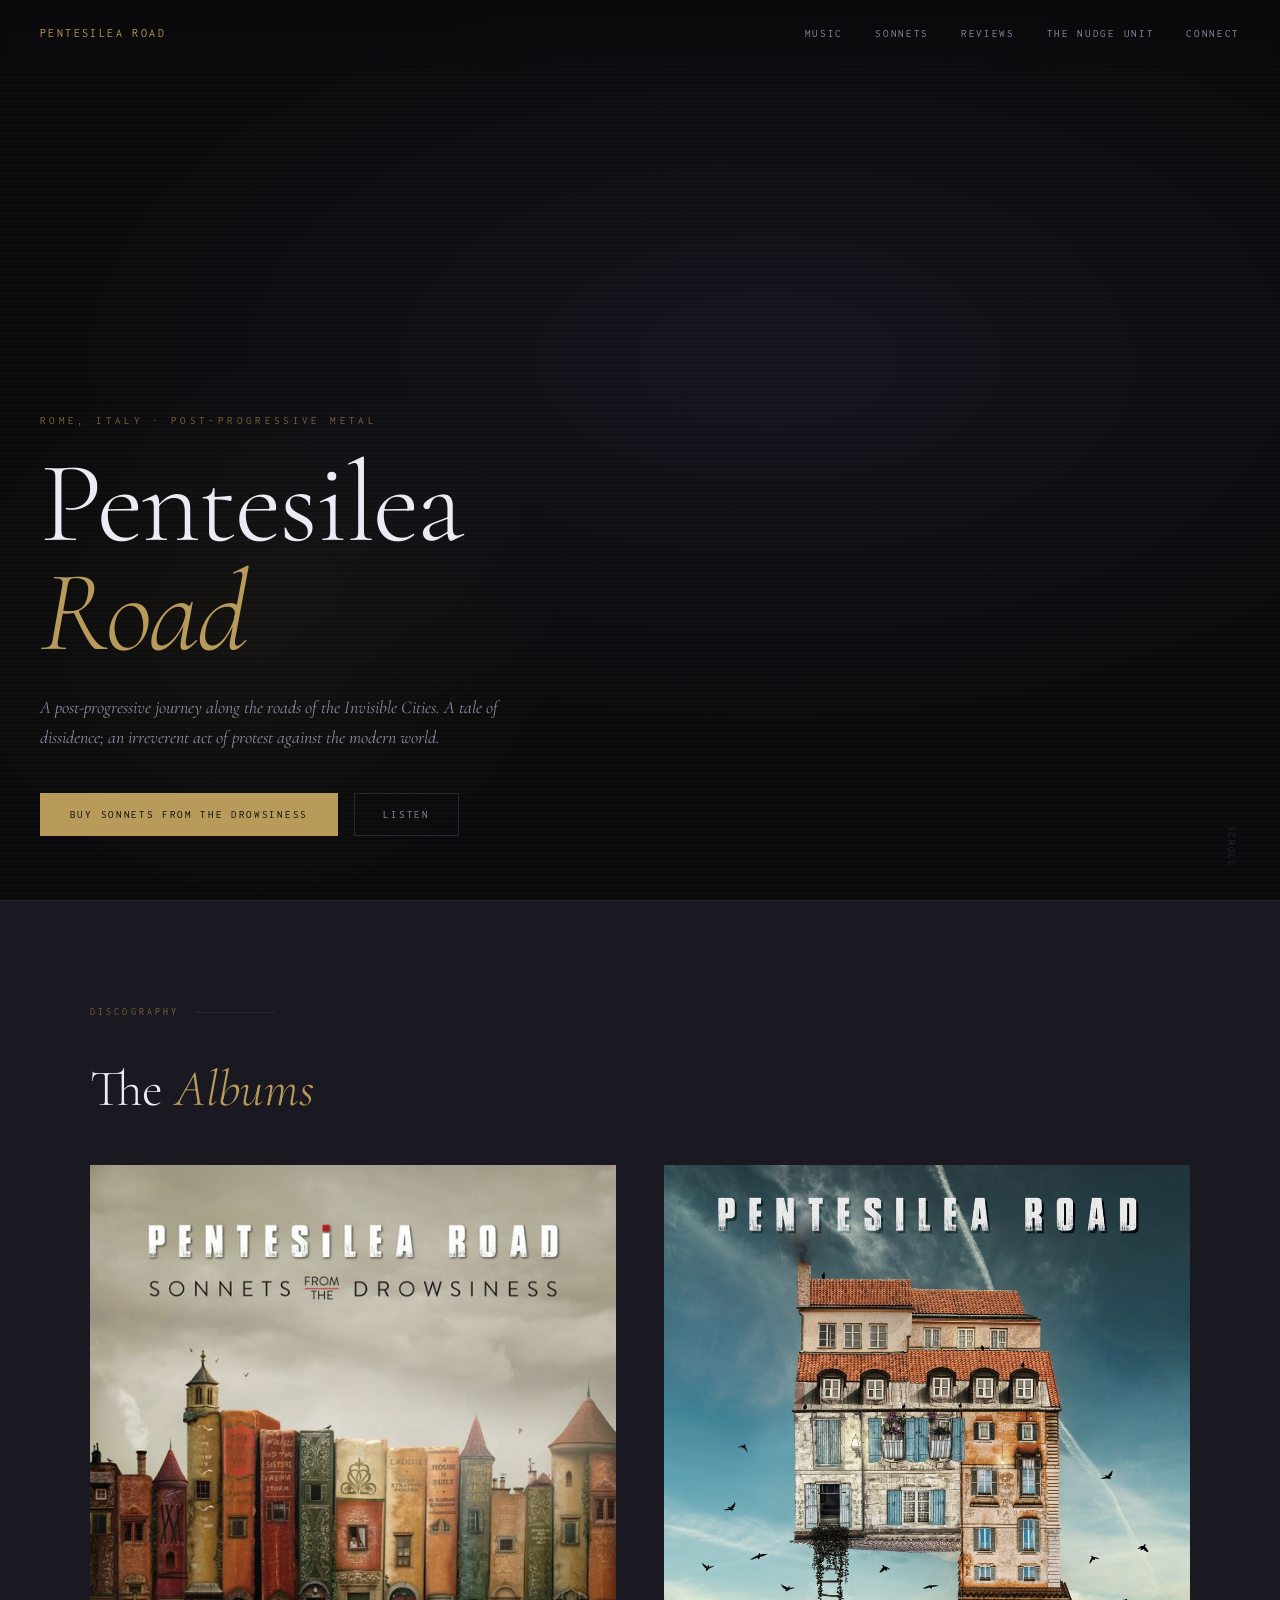
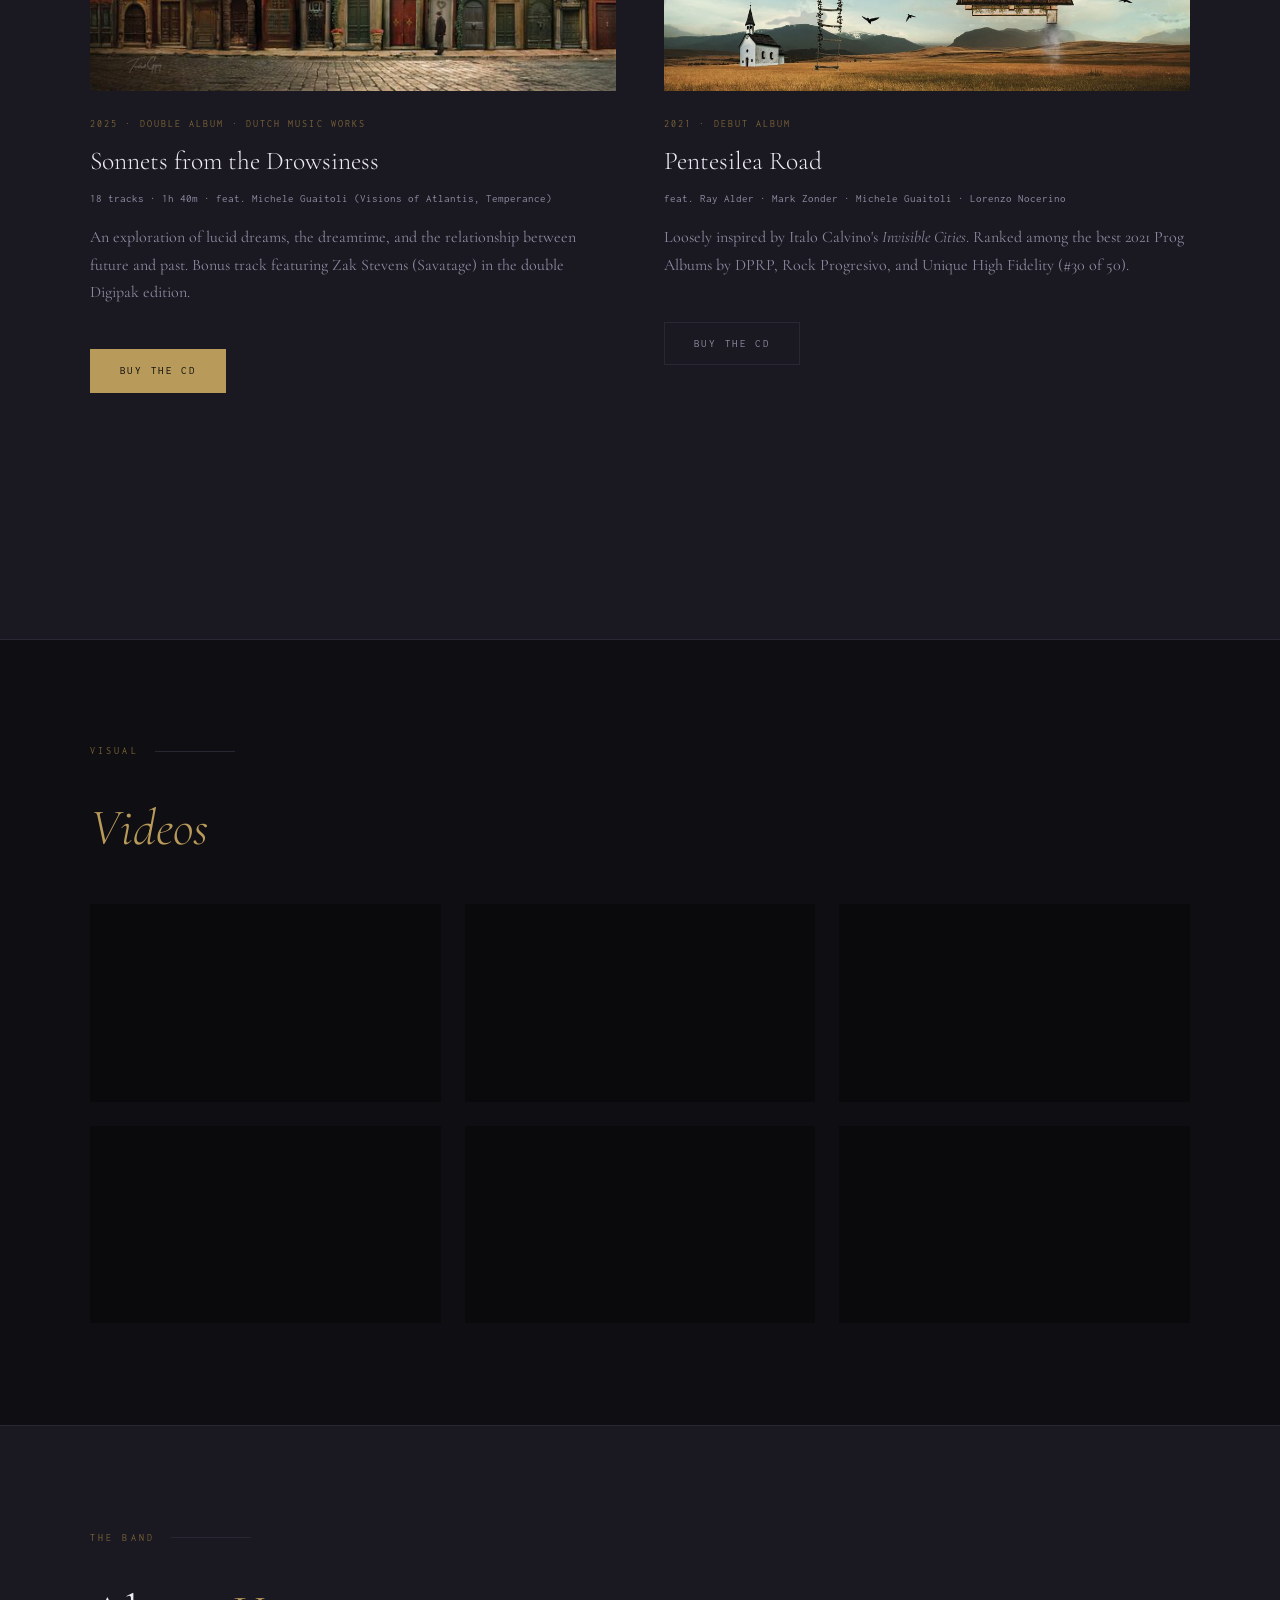
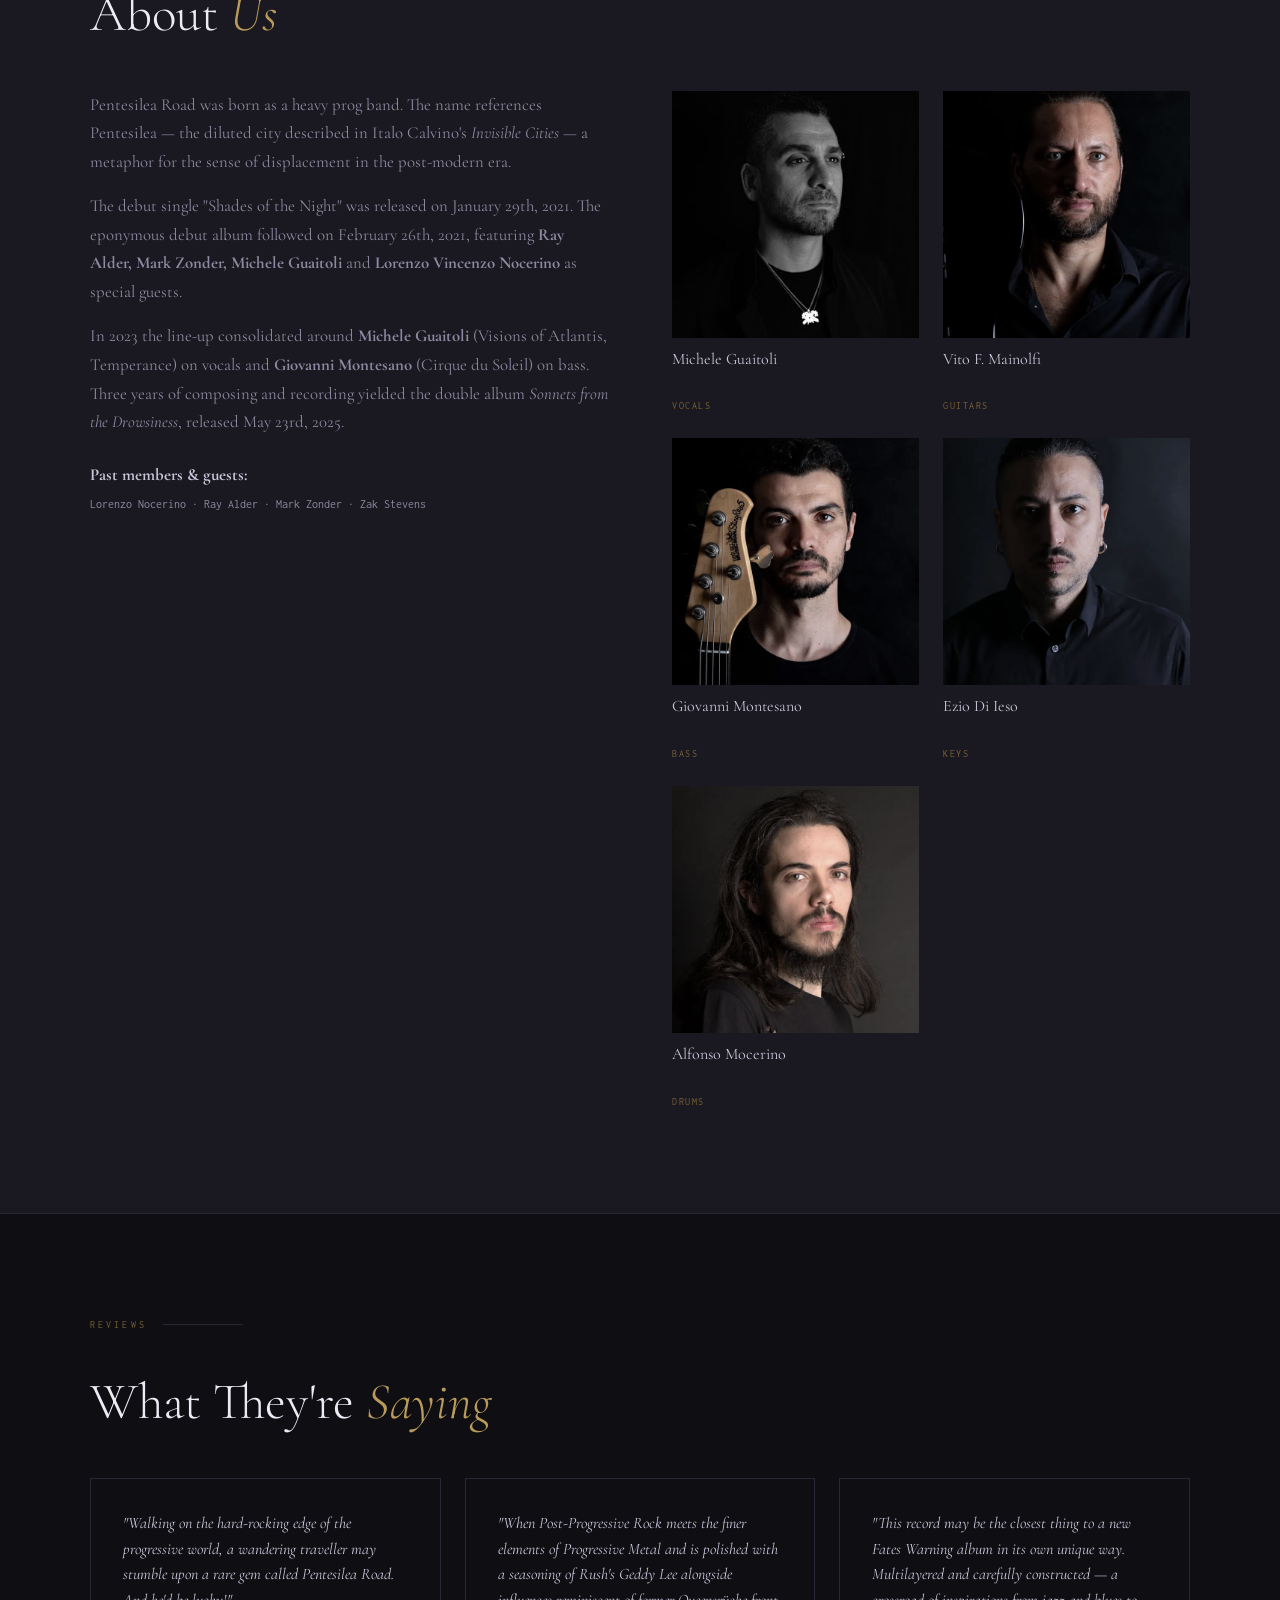
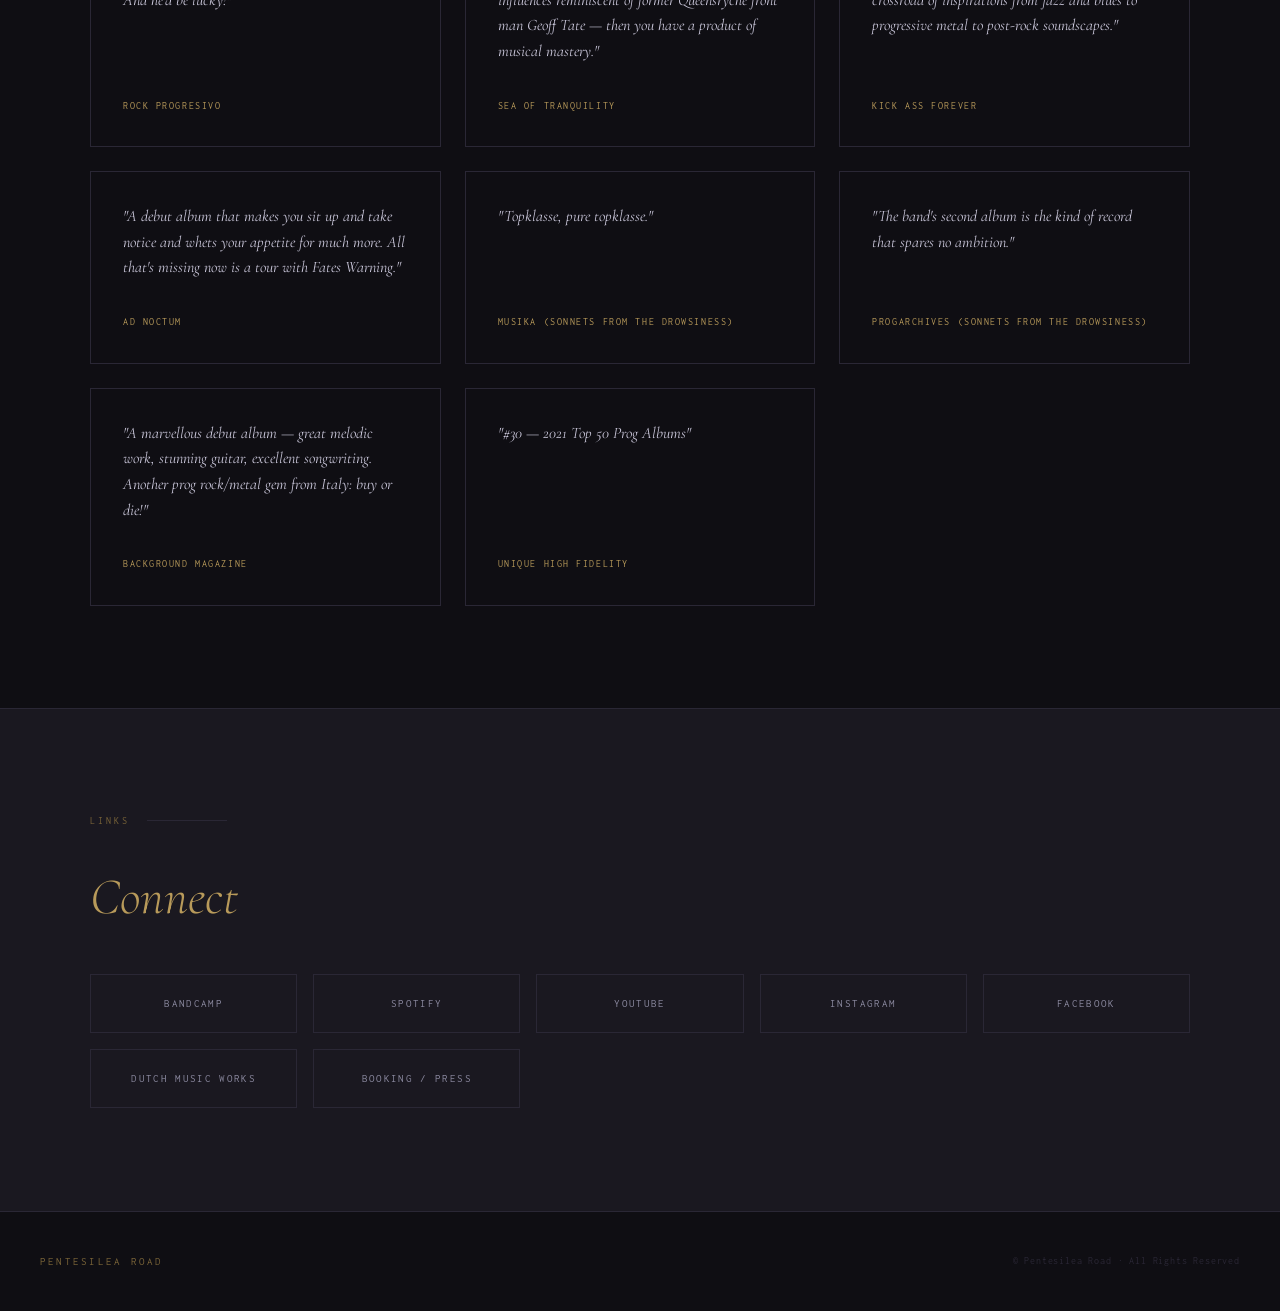
<file: index.html>
<!DOCTYPE html>

<html lang="en">
<head>
  <meta charset="UTF-8" />
  <meta name="viewport" content="width=device-width, initial-scale=1.0" />
  <meta name="description" content="Pentesilea Road — Post-progressive metal from Rome, Italy. A journey along the roads of the Invisible Cities." />
  <meta property="og:title" content="Pentesilea Road" />
  <meta property="og:description" content="A post-progressive journey along the roads of the Invisible Cities." />
  <title>Pentesilea Road</title>

  <link rel="preconnect" href="https://fonts.googleapis.com" />
  <link rel="preconnect" href="https://fonts.gstatic.com" crossorigin />
  <link href="https://fonts.googleapis.com/css2?family=Cormorant+Garamond:ital,wght@0,300;0,400;0,600;1,300;1,400&family=Inconsolata:wght@300;400&display=swap" rel="stylesheet" />

  <style>
    /* ── TOKENS ── test */
    :root {
      --ink:      #0a0a0c;
      --paper:    #0f0e13;
      --mist:     #1a1820;
      --ghost:    #2a2735;
      --silver:   #8c8aa0;
      --pale:     #c8c5d8;
      --white:    #edeaf5;
      --gold:     #b89a5a;
      --gold-dim: #7a6438;
      --accent:   #4a3f6b;

      --serif:  'Cormorant Garamond', Georgia, serif;
      --mono:   'Inconsolata', monospace;

      --gap: clamp(3rem, 8vw, 7rem);
    }

    /* ── RESET ── */
    *, *::before, *::after { box-sizing: border-box; margin: 0; padding: 0; }
    html { scroll-behavior: smooth; }
    body {
      background: var(--paper);
      color: var(--pale);
      font-family: var(--serif);
      font-size: clamp(1rem, 1.1vw, 1.15rem);
      line-height: 1.7;
      -webkit-font-smoothing: antialiased;
    }
    img { display: block; max-width: 100%; }
    a { color: var(--gold); text-decoration: none; transition: color .2s; }
    a:hover { color: var(--white); }

    /* ── NAV ── */
    nav {
      position: fixed; top: 0; left: 0; right: 0; z-index: 100;
      display: flex; align-items: center; justify-content: space-between;
      padding: 1.2rem 2.5rem;
      background: linear-gradient(to bottom, rgba(10,10,12,.95) 0%, transparent 100%);
      backdrop-filter: blur(4px);
    }
    .nav-logo {
      font-family: var(--mono);
      font-size: .75rem;
      letter-spacing: .2em;
      text-transform: uppercase;
      color: var(--gold);
    }
    .nav-links {
      display: flex; gap: 2rem; list-style: none;
    }
    .nav-links a {
      font-family: var(--mono);
      font-size: .7rem;
      letter-spacing: .15em;
      text-transform: uppercase;
      color: var(--silver);
    }
    .nav-links a:hover { color: var(--white); }

    /* ── HERO ── */
    #hero {
      min-height: 100svh;
      display: flex; flex-direction: column;
      justify-content: flex-end;
      padding: 0 2.5rem 4rem;
      position: relative;
      overflow: hidden;
    }
    .hero-bg {
      position: absolute; inset: 0;
      background:
        radial-gradient(ellipse 80% 60% at 60% 40%, rgba(74,63,107,.18) 0%, transparent 70%),
        radial-gradient(ellipse 40% 50% at 20% 70%, rgba(184,154,90,.06) 0%, transparent 60%),
        var(--ink);
    }
    /* Subtle animated shimmer */
    .hero-bg::after {
      content: '';
      position: absolute; inset: 0;
      background: repeating-linear-gradient(
        0deg,
        transparent,
        transparent 2px,
        rgba(255,255,255,.012) 2px,
        rgba(255,255,255,.012) 4px
      );
      pointer-events: none;
    }
    .hero-content { position: relative; max-width: 900px; }
    .hero-eyebrow {
      font-family: var(--mono);
      font-size: .7rem;
      letter-spacing: .3em;
      text-transform: uppercase;
      color: var(--gold-dim);
      margin-bottom: 1.2rem;
    }
    h1 {
      font-size: clamp(3.5rem, 9vw, 8rem);
      font-weight: 300;
      line-height: .95;
      letter-spacing: -.02em;
      color: var(--white);
      margin-bottom: 1.5rem;
    }
    h1 em {
      font-style: italic;
      color: var(--gold);
    }
    .hero-tagline {
      font-size: clamp(1rem, 1.4vw, 1.25rem);
      font-style: italic;
      color: var(--silver);
      max-width: 520px;
      margin-bottom: 2.5rem;
    }
    .hero-ctas { display: flex; gap: 1rem; flex-wrap: wrap; }
    .btn {
      display: inline-block;
      padding: .7rem 1.8rem;
      font-family: var(--mono);
      font-size: .7rem;
      letter-spacing: .15em;
      text-transform: uppercase;
      border: 1px solid;
      transition: background .2s, color .2s, border-color .2s;
    }
    .btn-primary {
      background: var(--gold);
      border-color: var(--gold);
      color: var(--ink);
    }
    .btn-primary:hover {
      background: var(--white);
      border-color: var(--white);
      color: var(--ink);
    }
    .btn-ghost {
      background: transparent;
      border-color: var(--ghost);
      color: var(--silver);
    }
    .btn-ghost:hover {
      border-color: var(--pale);
      color: var(--white);
    }
    .hero-scroll {
      position: absolute; bottom: 2rem; right: 2.5rem;
      font-family: var(--mono); font-size: .65rem;
      letter-spacing: .2em; text-transform: uppercase;
      color: var(--ghost);
      writing-mode: vertical-rl;
    }

    /* ── SECTIONS ── */
    section { padding: var(--gap) 2.5rem; }
    .section-inner { max-width: 1100px; margin: 0 auto; }
    .section-label {
      font-family: var(--mono);
      font-size: .65rem;
      letter-spacing: .3em;
      text-transform: uppercase;
      color: var(--gold-dim);
      margin-bottom: 2.5rem;
      display: flex; align-items: center; gap: 1rem;
    }
    .section-label::after {
      content: '';
      flex: 1; max-width: 80px;
      height: 1px;
      background: var(--ghost);
    }
    h2 {
      font-size: clamp(2rem, 4vw, 3.2rem);
      font-weight: 300;
      line-height: 1.1;
      color: var(--white);
      margin-bottom: 1.5rem;
    }
    h2 em { font-style: italic; color: var(--gold); }
    h3 {
      font-size: clamp(1.1rem, 1.6vw, 1.4rem);
      font-weight: 400;
      color: var(--pale);
      margin-bottom: .5rem;
    }
    p { color: var(--silver); margin-bottom: 1rem; }
    p:last-child { margin-bottom: 0; }

    /* divider */
    .divider {
      border: none;
      border-top: 1px solid var(--ghost);
      margin: 0;
    }

    /* ── ALBUMS ── */
    #music { background: var(--mist); }
    .albums-grid {
      display: grid;
      grid-template-columns: 1fr 1fr;
      gap: 3rem;
      margin-top: 3rem;
    }
    .album-card { display: flex; flex-direction: column; gap: 1.5rem; }
    .album-cover {
      aspect-ratio: 1;
      background: var(--ghost);
      overflow: hidden;
      position: relative;
    }
    .album-cover img { width: 100%; height: 100%; object-fit: cover; transition: transform .4s; }
    .album-card:hover .album-cover img { transform: scale(1.03); }
    .album-tag {
      font-family: var(--mono);
      font-size: .65rem;
      letter-spacing: .2em;
      text-transform: uppercase;
      color: var(--gold-dim);
      margin-bottom: .4rem;
    }
    .album-title {
      font-size: clamp(1.3rem, 2vw, 1.9rem);
      font-weight: 300;
      color: var(--white);
      margin-bottom: .4rem;
    }
    .album-meta { font-family: var(--mono); font-size: .7rem; color: var(--silver); margin-bottom: 1rem; }

    /* Bandcamp embeds */
    .bc-embed { width: 100%; border: 0; background: transparent; }

    /* ── VIDEOS ── */
    #videos { background: var(--paper); }
    .videos-grid {
      display: grid;
      grid-template-columns: repeat(auto-fill, minmax(300px, 1fr));
      gap: 1.5rem;
      margin-top: 3rem;
    }
    .video-wrap {
      position: relative;
      padding-bottom: 56.25%;
      background: var(--ink);
    }
    .video-wrap iframe {
      position: absolute; inset: 0;
      width: 100%; height: 100%;
      border: 0;
    }

    /* ── ABOUT ── */
    #about { background: var(--mist); }
    .about-grid {
      display: grid;
      grid-template-columns: 1fr 1fr;
      gap: 4rem;
      align-items: start;
      margin-top: 3rem;
    }
    .about-text p { font-size: 1.05rem; }
    .members-grid {
      display: grid;
      grid-template-columns: 1fr 1fr;
      gap: 1.5rem;
    }
    .member { display: flex; flex-direction: column; gap: .5rem; }
    .member-photo {
      aspect-ratio: 1;
      background: var(--ghost);
      overflow: hidden;
    }
    .member-photo img { width: 100%; height: 100%; object-fit: cover; filter: grayscale(30%); transition: filter .3s; }
    .member:hover .member-photo img { filter: grayscale(0%); }
    .member-name {
      font-size: 1rem;
      font-weight: 400;
      color: var(--pale);
    }
    .member-role {
      font-family: var(--mono);
      font-size: .65rem;
      letter-spacing: .15em;
      text-transform: uppercase;
      color: var(--gold-dim);
    }

    /* ── PRESS ── */
    #press { background: var(--paper); }
    .reviews-grid {
      display: grid;
      grid-template-columns: repeat(auto-fill, minmax(320px, 1fr));
      gap: 1.5rem;
      margin-top: 3rem;
    }
    .review-card {
      border: 1px solid var(--ghost);
      padding: 2rem;
      display: flex;
      flex-direction: column;
      gap: 1rem;
      transition: border-color .2s;
    }
    .review-card:hover { border-color: var(--accent); }
    .review-quote {
      font-style: italic;
      color: var(--pale);
      font-size: 1rem;
      line-height: 1.6;
      flex: 1;
    }
    .review-source {
      font-family: var(--mono);
      font-size: .65rem;
      letter-spacing: .15em;
      text-transform: uppercase;
      color: var(--gold-dim);
    }

    /* ── LINKS / CONNECT ── */
    #connect { background: var(--mist); }
    .connect-grid {
      display: grid;
      grid-template-columns: repeat(auto-fill, minmax(180px, 1fr));
      gap: 1rem;
      margin-top: 3rem;
    }
    .connect-link {
      display: flex;
      align-items: center;
      justify-content: center;
      padding: 1.2rem;
      border: 1px solid var(--ghost);
      font-family: var(--mono);
      font-size: .7rem;
      letter-spacing: .12em;
      text-transform: uppercase;
      color: var(--silver);
      transition: border-color .2s, color .2s, background .2s;
      text-align: center;
    }
    .connect-link:hover {
      border-color: var(--gold-dim);
      color: var(--gold);
      background: rgba(184,154,90,.05);
    }

    /* ── FOOTER ── */
    footer {
      padding: 2.5rem;
      display: flex;
      align-items: center;
      justify-content: space-between;
      flex-wrap: wrap;
      gap: 1rem;
      border-top: 1px solid var(--ghost);
    }
    .footer-logo {
      font-family: var(--mono);
      font-size: .7rem;
      letter-spacing: .2em;
      text-transform: uppercase;
      color: var(--gold-dim);
    }
    .footer-note {
      font-family: var(--mono);
      font-size: .65rem;
      color: var(--ghost);
      letter-spacing: .08em;
    }

    /* ── RESPONSIVE ── */
    @media (max-width: 768px) {
      nav { padding: 1rem 1.2rem; }
      .nav-links { display: none; }
      section { padding: var(--gap) 1.2rem; }
      h1 { font-size: clamp(2.8rem, 12vw, 5rem); }
      .albums-grid { grid-template-columns: 1fr; }
      .about-grid { grid-template-columns: 1fr; }
      .members-grid { grid-template-columns: 1fr 1fr; }
      footer { flex-direction: column; align-items: flex-start; }
    }

    @media (prefers-reduced-motion: reduce) {
      * { transition: none !important; }
    }
  </style>
</head>
<body>

  <!-- NAV -->
  <nav>
    <span class="nav-logo">Pentesilea Road</span>
    <ul class="nav-links">
      <li><a href="#music">Music</a></li>
      <li><a href="sonnets.html">Sonnets</a></li>
      <li><a href="reviews.html">Reviews</a></li>
      <li><a href="nudge.html">The Nudge Unit</a></li>
      <li><a href="#connect">Connect</a></li>
    </ul>
  </nav>

  <!-- HERO -->
  <section id="hero">
    <div class="hero-bg"></div>
    <div class="hero-content">
      <p class="hero-eyebrow">Rome, Italy · Post-Progressive Metal</p>
      <h1>Pentesilea<br /><em>Road</em></h1>
      <p class="hero-tagline">A post-progressive journey along the roads of the Invisible Cities. A tale of dissidence; an irreverent act of protest against the modern world.</p>
      <div class="hero-ctas">
        <a href="https://tinyurl.com/23d5h2vu" class="btn btn-primary" target="_blank" rel="noopener">Buy Sonnets from the Drowsiness</a>
        <a href="#music" class="btn btn-ghost">Listen</a>
      </div>
    </div>
    <span class="hero-scroll">Scroll</span>
  </section>

  <hr class="divider" />

  <!-- MUSIC -->
  <section id="music">
    <div class="section-inner">
      <p class="section-label">Discography</p>
      <h2>The <em>Albums</em></h2>

      <div class="albums-grid">

        <!-- Album 2 -->
        <div class="album-card">
          <div class="album-cover">
            <img
              src="images/meta_eyJzcmNCdWNrZXQiOiJiemdsZmlsZXMifQ%3D%3D.jpg"
              alt="Sonnets from the Drowsiness album cover"
              loading="lazy"
            />
          </div>
          <div>
            <p class="album-tag">2025 · Double Album · Dutch Music Works</p>
            <p class="album-title">Sonnets from the Drowsiness</p>
            <p class="album-meta">18 tracks · 1h 40m · feat. Michele Guaitoli (Visions of Atlantis, Temperance)</p>
            <p>An exploration of lucid dreams, the dreamtime, and the relationship between future and past. Bonus track featuring Zak Stevens (Savatage) in the double Digipak edition.</p>
            <br />
            <a href="https://tinyurl.com/23d5h2vu" class="btn btn-primary" target="_blank" rel="noopener">Buy the CD</a>
          </div>
          <!-- Bandcamp embed – Sonnets from the Drowsiness -->
          <iframe class="bc-embed" style="height:120px;"
            src="https://bandcamp.com/EmbeddedPlayer/album=3432744197/size=large/bgcol=0f0e13/linkcol=b89a5a/tracklist=false/artwork=none/transparent=true/"
            seamless>
            <a href="https://pentesilearoad.bandcamp.com/album/sonnets-from-the-drowsiness">Sonnets from the Drowsiness by Pentesilea Road</a>
          </iframe>
        </div>

        <!-- Album 1 -->
        <div class="album-card">
          <div class="album-cover">
            <img
              src="images/cover-debut.jpg"
              alt="Pentesilea Road debut album cover"
              loading="lazy"
            />
          </div>
          <div>
            <p class="album-tag">2021 · Debut Album</p>
            <p class="album-title">Pentesilea Road</p>
            <p class="album-meta">feat. Ray Alder · Mark Zonder · Michele Guaitoli · Lorenzo Nocerino</p>
            <p>Loosely inspired by Italo Calvino's <em>Invisible Cities</em>. Ranked among the best 2021 Prog Albums by DPRP, Rock Progresivo, and Unique High Fidelity (#30 of 50).</p>
            <br />
            <a href="https://tinyurl.com/sk8wsvej" class="btn btn-ghost" target="_blank" rel="noopener">Buy the CD</a>
          </div>
          <!-- Bandcamp embed – debut -->
          <iframe class="bc-embed" style="height:120px;"
            src="https://bandcamp.com/EmbeddedPlayer/album=2690175600/size=large/bgcol=0f0e13/linkcol=b89a5a/tracklist=false/artwork=none/transparent=true/"
            seamless>
            <a href="https://pentesilearoad.bandcamp.com/album/pentesilea-road-2">Pentesilea Road by Pentesilea Road</a>
          </iframe>
        </div>

      </div>
    </div>
  </section>

  <hr class="divider" />

  <!-- VIDEOS -->
  <section id="videos">
    <div class="section-inner">
      <p class="section-label">Visual</p>
      <h2><em>Videos</em></h2>
      <div class="videos-grid">
        <div class="video-wrap">
          <iframe src="https://www.youtube.com/embed/WJPYVXyst-4" title="Echo of Silence" allowfullscreen loading="lazy"></iframe>
        </div>
        <div class="video-wrap">
          <iframe src="https://www.youtube.com/embed/Q58lrtntFLg" title="The Geometry of Nothing" allowfullscreen loading="lazy"></iframe>
        </div>
        <div class="video-wrap">
          <iframe src="https://www.youtube.com/embed/pPWHBMdlcDg" title="Worlds Apart" allowfullscreen loading="lazy"></iframe>
        </div>
        <div class="video-wrap">
          <iframe src="https://www.youtube.com/embed/VOG1pY7KmU4" title="Pentesilea Road video" allowfullscreen loading="lazy"></iframe>
        </div>
        <div class="video-wrap">
          <iframe src="https://www.youtube.com/embed/o7Qin9us2KM" title="Pentesilea Road video 2" allowfullscreen loading="lazy"></iframe>
        </div>
        <div class="video-wrap">
          <iframe src="https://www.youtube.com/embed/seHGbrCImj4" title="Pentesilea Road video 3" allowfullscreen loading="lazy"></iframe>
        </div>
      </div>
    </div>
  </section>

  <hr class="divider" />

  <!-- ABOUT -->
  <section id="about">
    <div class="section-inner">
      <p class="section-label">The Band</p>
      <h2>About <em>Us</em></h2>
      <div class="about-grid">
        <div class="about-text">
          <p>Pentesilea Road was born as a heavy prog band. The name references Pentesilea — the diluted city described in Italo Calvino's <em>Invisible Cities</em> — a metaphor for the sense of displacement in the post-modern era.</p>
          <p>The debut single "Shades of the Night" was released on January 29th, 2021. The eponymous debut album followed on February 26th, 2021, featuring <strong>Ray Alder, Mark Zonder, Michele Guaitoli</strong> and <strong>Lorenzo Vincenzo Nocerino</strong> as special guests.</p>
          <p>In 2023 the line-up consolidated around <strong>Michele Guaitoli</strong> (Visions of Atlantis, Temperance) on vocals and <strong>Giovanni Montesano</strong> (Cirque du Soleil) on bass. Three years of composing and recording yielded the double album <em>Sonnets from the Drowsiness</em>, released May 23rd, 2025.</p>
          <p style="margin-top:1.5rem;">
            <strong style="color:var(--pale);">Past members &amp; guests:</strong><br />
            <span style="font-family:var(--mono);font-size:.75rem;color:var(--silver);">Lorenzo Nocerino · Ray Alder · Mark Zonder · Zak Stevens</span>
          </p>
        </div>
        <div class="members-grid">
          <div class="member">
            <div class="member-photo">
              <img src="images/michele.jpg" alt="Michele Guaitoli" loading="lazy" />
            </div>
            <p class="member-name">Michele Guaitoli</p>
            <p class="member-role">Vocals</p>
          </div>
          <div class="member">
            <div class="member-photo">
              <img src="images/vito.jpg" alt="Vito F. Mainolfi" loading="lazy" />
            </div>
            <p class="member-name">Vito F. Mainolfi</p>
            <p class="member-role">Guitars</p>
          </div>
          <div class="member">
            <div class="member-photo">
              <img src="images/giovanni.jpg" alt="Giovanni Montesano" loading="lazy" />
            </div>
            <p class="member-name">Giovanni Montesano</p>
            <p class="member-role">Bass</p>
          </div>
          <div class="member">
            <div class="member-photo">
              <img src="images/ezio.jpg" alt="Ezio Di Ieso" loading="lazy" />
            </div>
            <p class="member-name">Ezio Di Ieso</p>
            <p class="member-role">Keys</p>
          </div>
          <div class="member">
            <div class="member-photo">
              <img src="images/alfonso.jpg" alt="Alfonso Mocerino" loading="lazy" />
            </div>
            <p class="member-name">Alfonso Mocerino</p>
            <p class="member-role">Drums</p>
          </div>
        </div>
      </div>
    </div>
  </section>

  <hr class="divider" />

  <!-- PRESS -->
  <section id="press">
    <div class="section-inner">
      <p class="section-label">Reviews</p>
      <h2>What They're <em>Saying</em></h2>
      <div class="reviews-grid">

        <div class="review-card">
          <p class="review-quote">"Walking on the hard-rocking edge of the progressive world, a wandering traveller may stumble upon a rare gem called Pentesilea Road. And he'd be lucky!"</p>
          <p class="review-source"><a href="https://www.musicarockprogresivo.wordpress.com/2021/11/30/pentesilea-road-pentesilea-road-album-review/" target="_blank" rel="noopener">Rock Progresivo</a></p>
        </div>

        <div class="review-card">
          <p class="review-quote">"When Post-Progressive Rock meets the finer elements of Progressive Metal and is polished with a seasoning of Rush's Geddy Lee alongside influences reminiscent of former Queensrÿche front man Geoff Tate — then you have a product of musical mastery."</p>
          <p class="review-source"><a href="https://www.seaoftranquility.org/reviews.php?op=showcontent&id=22905" target="_blank" rel="noopener">Sea of Tranquility</a></p>
        </div>

        <div class="review-card">
          <p class="review-quote">"This record may be the closest thing to a new Fates Warning album in its own unique way. Multilayered and carefully constructed — a crossroad of inspirations from jazz and blues to progressive metal to post-rock soundscapes."</p>
          <p class="review-source"><a href="https://kickassforever.com" target="_blank" rel="noopener">Kick Ass Forever</a></p>
        </div>

        <div class="review-card">
          <p class="review-quote">"A debut album that makes you sit up and take notice and whets your appetite for much more. All that's missing now is a tour with Fates Warning."</p>
          <p class="review-source"><a href="http://www.adnoctum.de" target="_blank" rel="noopener">Ad Noctum</a></p>
        </div>

        <div class="review-card">
          <p class="review-quote">"Topklasse, pure topklasse."</p>
          <p class="review-source"><a href="https://www.musika.be/2025/12/08/pentesilea-road-sonnets-from-the-drowsiness/" target="_blank" rel="noopener">Musika (Sonnets from the Drowsiness)</a></p>
        </div>

        <div class="review-card">
          <p class="review-quote">"The band's second album is the kind of record that spares no ambition."</p>
          <p class="review-source"><a href="https://www.progarchives.com/Review.asp?id=3221754" target="_blank" rel="noopener">Progarchives (Sonnets from the Drowsiness)</a></p>
        </div>

        <div class="review-card">
          <p class="review-quote">"A marvellous debut album — great melodic work, stunning guitar, excellent songwriting. Another prog rock/metal gem from Italy: buy or die!"</p>
          <p class="review-source"><a href="https://www.backgroundmagazine.nl/CDreviews/PentesileaRoadPentesileaRoad.html" target="_blank" rel="noopener">Background Magazine</a></p>
        </div>

        <div class="review-card">
          <p class="review-quote">"#30 — 2021 Top 50 Prog Albums"</p>
          <p class="review-source"><a href="https://uniquehighfidelity.wixsite.com/denimandleather/post/2021-top-50-prog-albums" target="_blank" rel="noopener">Unique High Fidelity</a></p>
        </div>

      </div>
    </div>
  </section>

  <hr class="divider" />

  <!-- CONNECT -->
  <section id="connect">
    <div class="section-inner">
      <p class="section-label">Links</p>
      <h2><em>Connect</em></h2>
      <div class="connect-grid">
        <a class="connect-link" href="https://pentesilearoad.bandcamp.com/" target="_blank" rel="noopener">Bandcamp</a>
        <a class="connect-link" href="https://open.spotify.com/artist/2dfuaABjoufPDGwPHAp090" target="_blank" rel="noopener">Spotify</a>
        <a class="connect-link" href="https://www.youtube.com/channel/UCKeoz8TsveQC6MOzQPysoKA" target="_blank" rel="noopener">YouTube</a>
        <a class="connect-link" href="https://instagram.com/pentesilearoad/" target="_blank" rel="noopener">Instagram</a>
        <a class="connect-link" href="https://www.facebook.com/pentesilearoad" target="_blank" rel="noopener">Facebook</a>
        <a class="connect-link" href="https://store.dutchmusicworks.com/product/pentesilea-road-sonnets-from-the-drowsiness-2cd" target="_blank" rel="noopener">Dutch Music Works</a>
        <a class="connect-link" href="mailto:info@pentesilearoad.com">Booking / Press</a>
      </div>
    </div>
  </section>

  <!-- FOOTER -->
  <footer>
    <span class="footer-logo">Pentesilea Road</span>
    <span class="footer-note">© Pentesilea Road · All Rights Reserved</span>
  </footer>

</body>
</html>
</file>
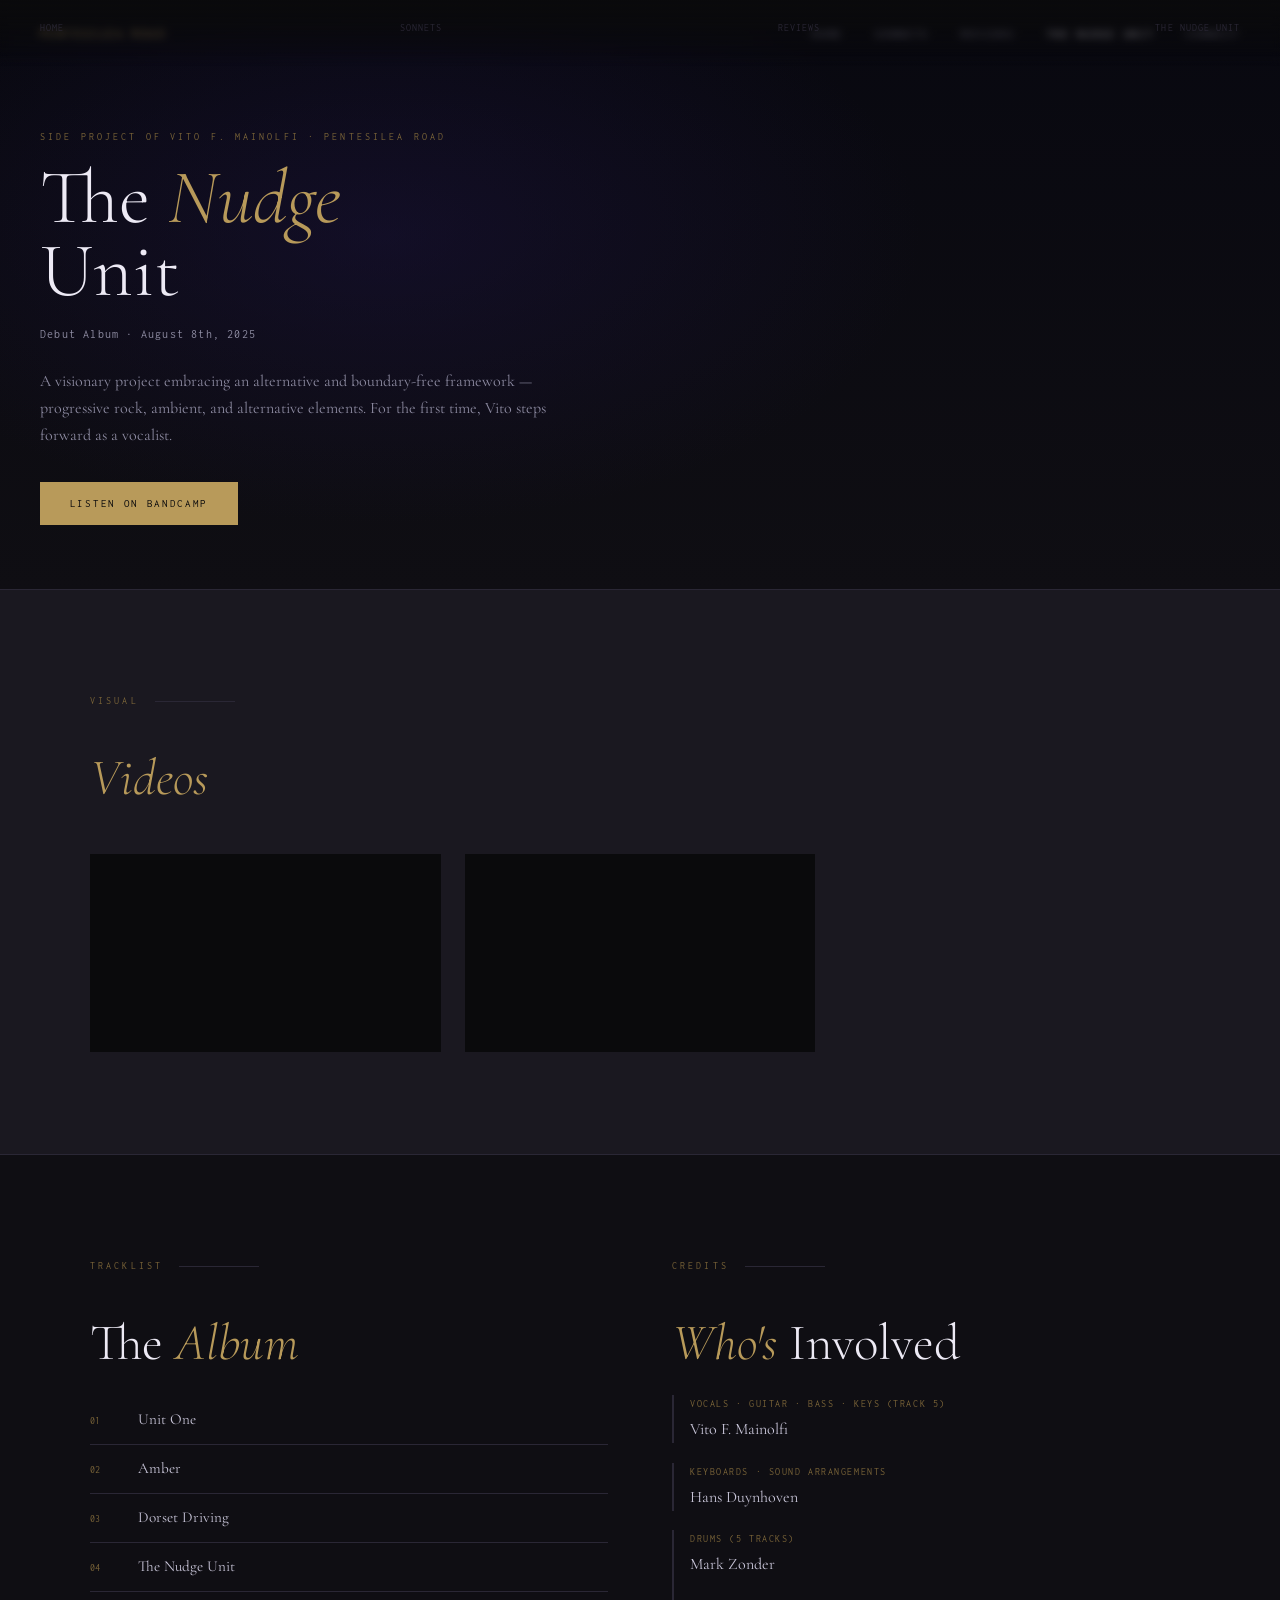
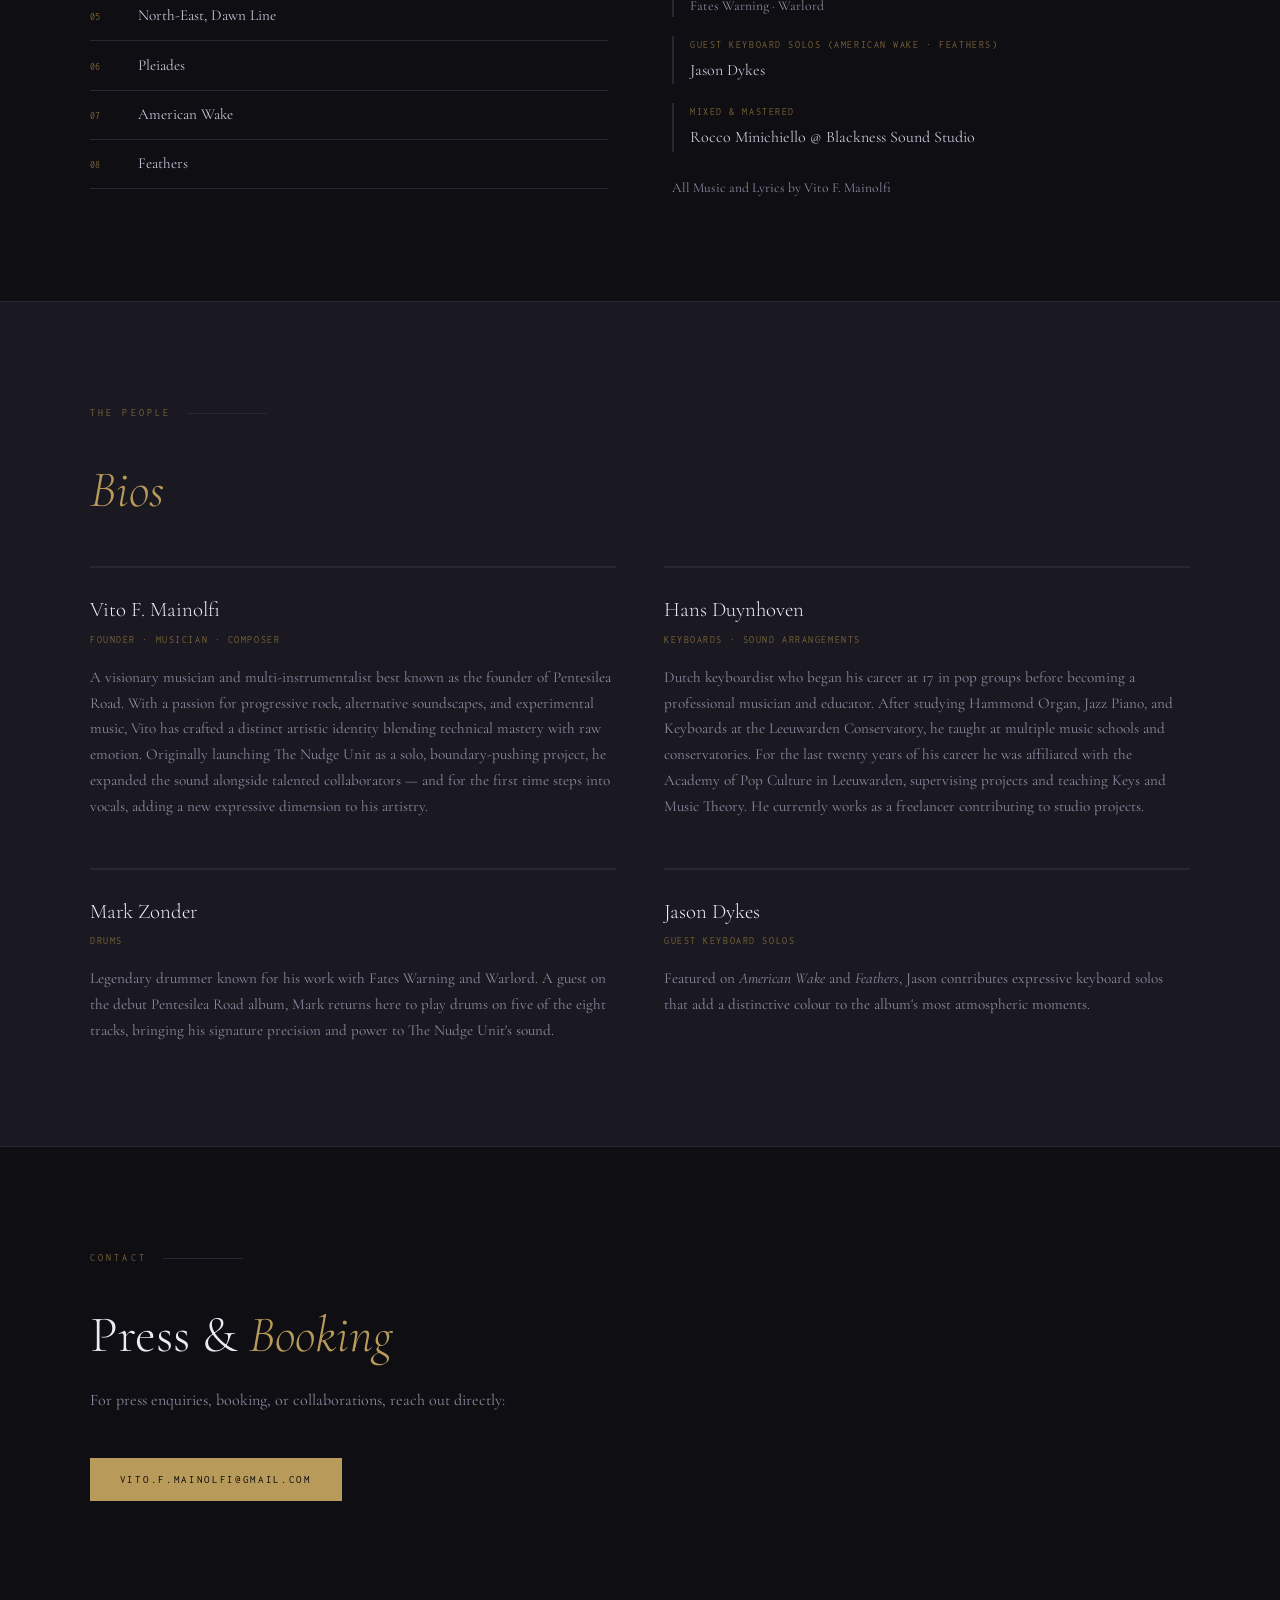
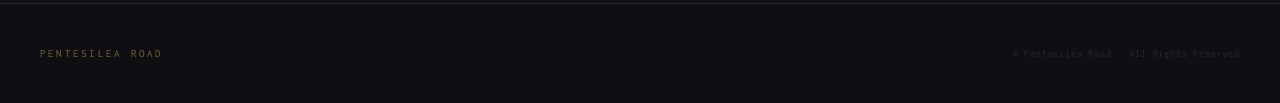
<file: nudge.html>
<!DOCTYPE html>
<html lang="en">
<head>
  <meta charset="UTF-8" />
  <meta name="viewport" content="width=device-width, initial-scale=1.0" />
  <meta name="description" content="The Nudge Unit — the side project of Vito F. Mainolfi (Pentesilea Road), featuring Mark Zonder and Hans Duynhoven." />
  <title>Pentesilea Road — The Nudge Unit</title>
  <link rel="preconnect" href="https://fonts.googleapis.com" />
  <link rel="preconnect" href="https://fonts.gstatic.com" crossorigin />
  <link href="https://fonts.googleapis.com/css2?family=Cormorant+Garamond:ital,wght@0,300;0,400;0,600;1,300;1,400&family=Inconsolata:wght@300;400&display=swap" rel="stylesheet" />
  <link rel="stylesheet" href="style.css" />
  <style>
    .tnu-hero {
      min-height: 60vh; display: flex; align-items: flex-end;
      padding: 8rem 2.5rem 4rem;
      background: linear-gradient(to bottom, #080810 0%, var(--paper) 100%);
      position: relative; overflow: hidden;
    }
    .tnu-hero-bg {
      position: absolute; inset: 0;
      background: radial-gradient(ellipse 60% 70% at 30% 40%, rgba(30,20,70,.4) 0%, transparent 70%);
    }
    .tnu-hero-content { position: relative; max-width: 700px; }
    .tnu-eyebrow { font-family: var(--mono); font-size: .65rem; letter-spacing: .3em; text-transform: uppercase; color: var(--gold-dim); margin-bottom: 1rem; }
    .tnu-title { font-size: clamp(2.5rem, 6vw, 5.5rem); font-weight: 300; line-height: .95; color: var(--white); margin-bottom: 1rem; }
    .tnu-title em { font-style: italic; color: var(--gold); }
    .tnu-sub { font-family: var(--mono); font-size: .75rem; color: var(--silver); margin-bottom: 1.5rem; letter-spacing: .1em; }

    /* tracklist reuse */
    .tracklist { counter-reset: track; list-style: none; margin-top: 1.5rem; }
    .tracklist li {
      counter-increment: track;
      display: flex; align-items: baseline; gap: 1rem;
      padding: .7rem 0; border-bottom: 1px solid var(--ghost);
      font-size: .95rem; color: var(--pale); transition: color .2s;
    }
    .tracklist li:hover { color: var(--white); }
    .tracklist li::before {
      content: counter(track, decimal-leading-zero);
      font-family: var(--mono); font-size: .65rem;
      color: var(--gold-dim); min-width: 2rem; flex-shrink: 0;
    }

    /* member bios */
    .bio-grid { display: grid; grid-template-columns: 1fr 1fr; gap: 3rem; margin-top: 3rem; }
    .bio-card { border-top: 2px solid var(--ghost); padding-top: 1.5rem; }
    .bio-name { font-size: 1.3rem; font-weight: 300; color: var(--white); margin-bottom: .2rem; }
    .bio-role { font-family: var(--mono); font-size: .65rem; letter-spacing: .15em; text-transform: uppercase; color: var(--gold-dim); margin-bottom: 1rem; }
    .bio-text { font-size: .95rem; color: var(--silver); }

    @media (max-width: 768px) {
      .bio-grid { grid-template-columns: 1fr; }
    }
  </style>
</head>
<body>

  <nav>
    <a class="nav-logo" href="index.html">Pentesilea Road</a>
    <ul class="nav-links">
      <li><a href="index.html">Home</a></li>
      <li><a href="sonnets.html">Sonnets</a></li>
      <li><a href="reviews.html">Reviews</a></li>
      <li><a href="nudge.html" class="active">The Nudge Unit</a></li>
      <li><a href="index.html#connect">Connect</a></li>
    </ul>
  </nav>

  <!-- HERO -->
  <div class="tnu-hero">
    <div class="tnu-hero-bg"></div>
    <div class="tnu-hero-content">
      <p class="tnu-eyebrow">Side Project of Vito F. Mainolfi · Pentesilea Road</p>
      <h1 class="tnu-title">The <em>Nudge</em><br />Unit</h1>
      <p class="tnu-sub">Debut Album · August 8th, 2025</p>
      <p style="color:var(--silver);max-width:520px;margin-bottom:2rem;">A visionary project embracing an alternative and boundary-free framework — progressive rock, ambient, and alternative elements. For the first time, Vito steps forward as a vocalist.</p>
      <a href="https://pentesilearoad.bandcamp.com" class="btn btn-primary" target="_blank" rel="noopener">Listen on Bandcamp</a>
    </div>
  </div>

  <hr class="divider" />

  <!-- VIDEOS -->
  <section style="background: var(--mist);">
    <div class="section-inner">
      <p class="section-label">Visual</p>
      <h2><em>Videos</em></h2>
      <div class="videos-grid">
        <div class="video-wrap">
          <iframe src="https://www.youtube.com/embed/tVxrNDfHrLU" title="The Nudge Unit" allowfullscreen loading="lazy"></iframe>
        </div>
        <div class="video-wrap">
          <iframe src="https://www.youtube.com/embed/j-wUkahgnoQ" title="The Nudge Unit video 2" allowfullscreen loading="lazy"></iframe>
        </div>
      </div>
    </div>
  </section>

  <hr class="divider" />

  <!-- TRACKLIST + CREDITS -->
  <section>
    <div class="section-inner" style="display:grid;grid-template-columns:1fr 1fr;gap:4rem;align-items:start;">
      <div>
        <p class="section-label">Tracklist</p>
        <h2>The <em>Album</em></h2>
        <ol class="tracklist">
          <li>Unit One</li>
          <li>Amber</li>
          <li>Dorset Driving</li>
          <li>The Nudge Unit</li>
          <li>North-East, Dawn Line</li>
          <li>Pleiades</li>
          <li>American Wake</li>
          <li>Feathers</li>
        </ol>
      </div>
      <div>
        <p class="section-label">Credits</p>
        <h2><em>Who's</em> Involved</h2>
        <div style="display:flex;flex-direction:column;gap:1.2rem;margin-top:.5rem;">
          <div style="border-left:2px solid var(--ghost);padding-left:1rem;">
            <p style="font-family:var(--mono);font-size:.65rem;letter-spacing:.15em;text-transform:uppercase;color:var(--gold-dim);margin-bottom:.2rem;">Vocals · Guitar · Bass · Keys (track 5)</p>
            <p style="color:var(--pale);">Vito F. Mainolfi</p>
          </div>
          <div style="border-left:2px solid var(--ghost);padding-left:1rem;">
            <p style="font-family:var(--mono);font-size:.65rem;letter-spacing:.15em;text-transform:uppercase;color:var(--gold-dim);margin-bottom:.2rem;">Keyboards · Sound Arrangements</p>
            <p style="color:var(--pale);">Hans Duynhoven</p>
          </div>
          <div style="border-left:2px solid var(--ghost);padding-left:1rem;">
            <p style="font-family:var(--mono);font-size:.65rem;letter-spacing:.15em;text-transform:uppercase;color:var(--gold-dim);margin-bottom:.2rem;">Drums (5 tracks)</p>
            <p style="color:var(--pale);">Mark Zonder</p>
            <p style="font-size:.85rem;color:var(--silver);margin-top:.2rem;">Fates Warning · Warlord</p>
          </div>
          <div style="border-left:2px solid var(--ghost);padding-left:1rem;">
            <p style="font-family:var(--mono);font-size:.65rem;letter-spacing:.15em;text-transform:uppercase;color:var(--gold-dim);margin-bottom:.2rem;">Guest Keyboard Solos (American Wake · Feathers)</p>
            <p style="color:var(--pale);">Jason Dykes</p>
          </div>
          <div style="border-left:2px solid var(--ghost);padding-left:1rem;">
            <p style="font-family:var(--mono);font-size:.65rem;letter-spacing:.15em;text-transform:uppercase;color:var(--gold-dim);margin-bottom:.2rem;">Mixed & Mastered</p>
            <p style="color:var(--pale);">Rocco Minichiello @ Blackness Sound Studio</p>
          </div>
        </div>
        <p style="margin-top:1.5rem;font-size:.85rem;">All Music and Lyrics by Vito F. Mainolfi</p>
      </div>
    </div>
  </section>

  <hr class="divider" />

  <!-- BIOS -->
  <section style="background: var(--mist);">
    <div class="section-inner">
      <p class="section-label">The People</p>
      <h2><em>Bios</em></h2>
      <div class="bio-grid">

        <div class="bio-card">
          <p class="bio-name">Vito F. Mainolfi</p>
          <p class="bio-role">Founder · Musician · Composer</p>
          <p class="bio-text">A visionary musician and multi-instrumentalist best known as the founder of Pentesilea Road. With a passion for progressive rock, alternative soundscapes, and experimental music, Vito has crafted a distinct artistic identity blending technical mastery with raw emotion. Originally launching The Nudge Unit as a solo, boundary-pushing project, he expanded the sound alongside talented collaborators — and for the first time steps into vocals, adding a new expressive dimension to his artistry.</p>
        </div>

        <div class="bio-card">
          <p class="bio-name">Hans Duynhoven</p>
          <p class="bio-role">Keyboards · Sound Arrangements</p>
          <p class="bio-text">Dutch keyboardist who began his career at 17 in pop groups before becoming a professional musician and educator. After studying Hammond Organ, Jazz Piano, and Keyboards at the Leeuwarden Conservatory, he taught at multiple music schools and conservatories. For the last twenty years of his career he was affiliated with the Academy of Pop Culture in Leeuwarden, supervising projects and teaching Keys and Music Theory. He currently works as a freelancer contributing to studio projects.</p>
        </div>

        <div class="bio-card">
          <p class="bio-name">Mark Zonder</p>
          <p class="bio-role">Drums</p>
          <p class="bio-text">Legendary drummer known for his work with Fates Warning and Warlord. A guest on the debut Pentesilea Road album, Mark returns here to play drums on five of the eight tracks, bringing his signature precision and power to The Nudge Unit's sound.</p>
        </div>

        <div class="bio-card">
          <p class="bio-name">Jason Dykes</p>
          <p class="bio-role">Guest Keyboard Solos</p>
          <p class="bio-text">Featured on <em>American Wake</em> and <em>Feathers</em>, Jason contributes expressive keyboard solos that add a distinctive colour to the album's most atmospheric moments.</p>
        </div>

      </div>
    </div>
  </section>

  <hr class="divider" />

  <!-- CONTACT -->
  <section>
    <div class="section-inner">
      <p class="section-label">Contact</p>
      <h2>Press &amp; <em>Booking</em></h2>
      <p style="max-width:500px;">For press enquiries, booking, or collaborations, reach out directly:</p>
      <br />
      <a href="mailto:vito.f.mainolfi@gmail.com" class="btn btn-primary">vito.f.mainolfi@gmail.com</a>
    </div>
  </section>

  <footer>
    <a class="nav-logo footer-logo" href="index.html">Pentesilea Road</a>
    <nav class="footer-links">
      <a href="index.html">Home</a>
      <a href="sonnets.html">Sonnets</a>
      <a href="reviews.html">Reviews</a>
      <a href="nudge.html">The Nudge Unit</a>
    </nav>
    <span class="footer-note">© Pentesilea Road · All Rights Reserved</span>
  </footer>

</body>
</html>
</file>
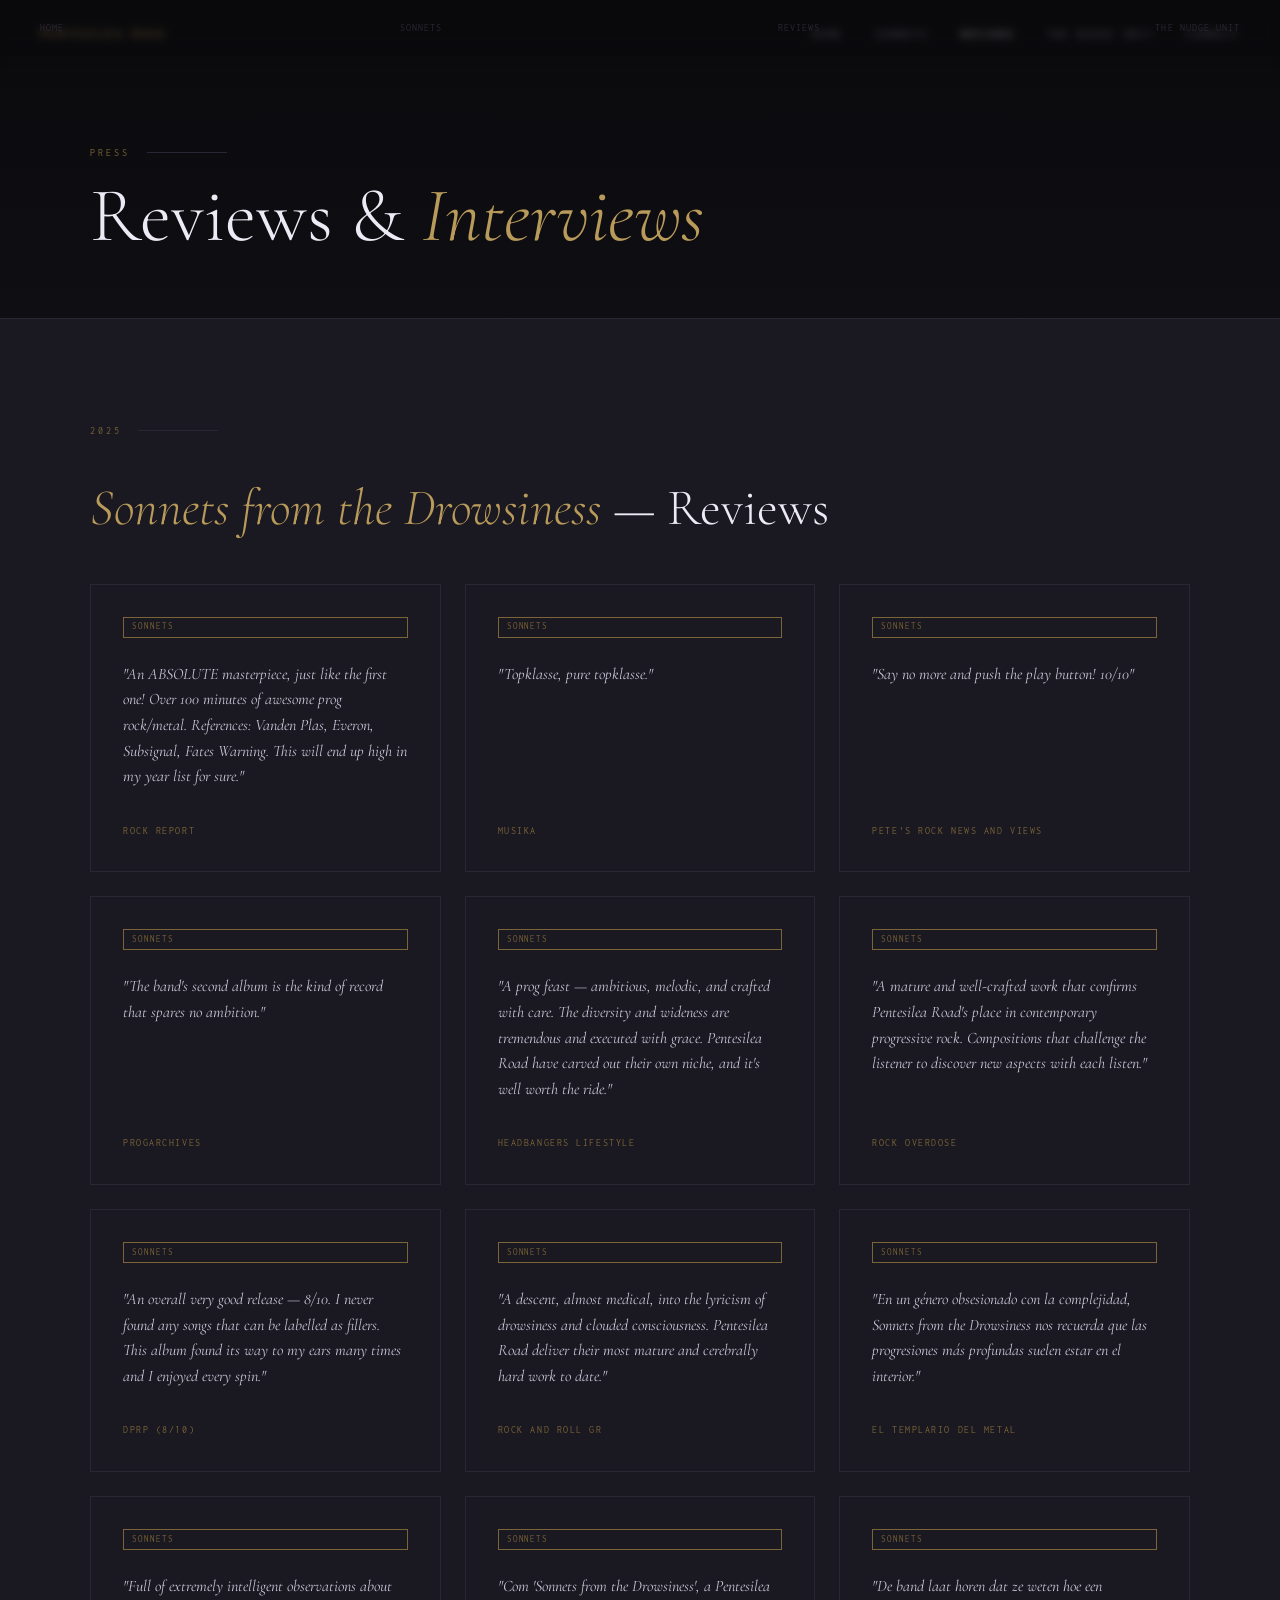
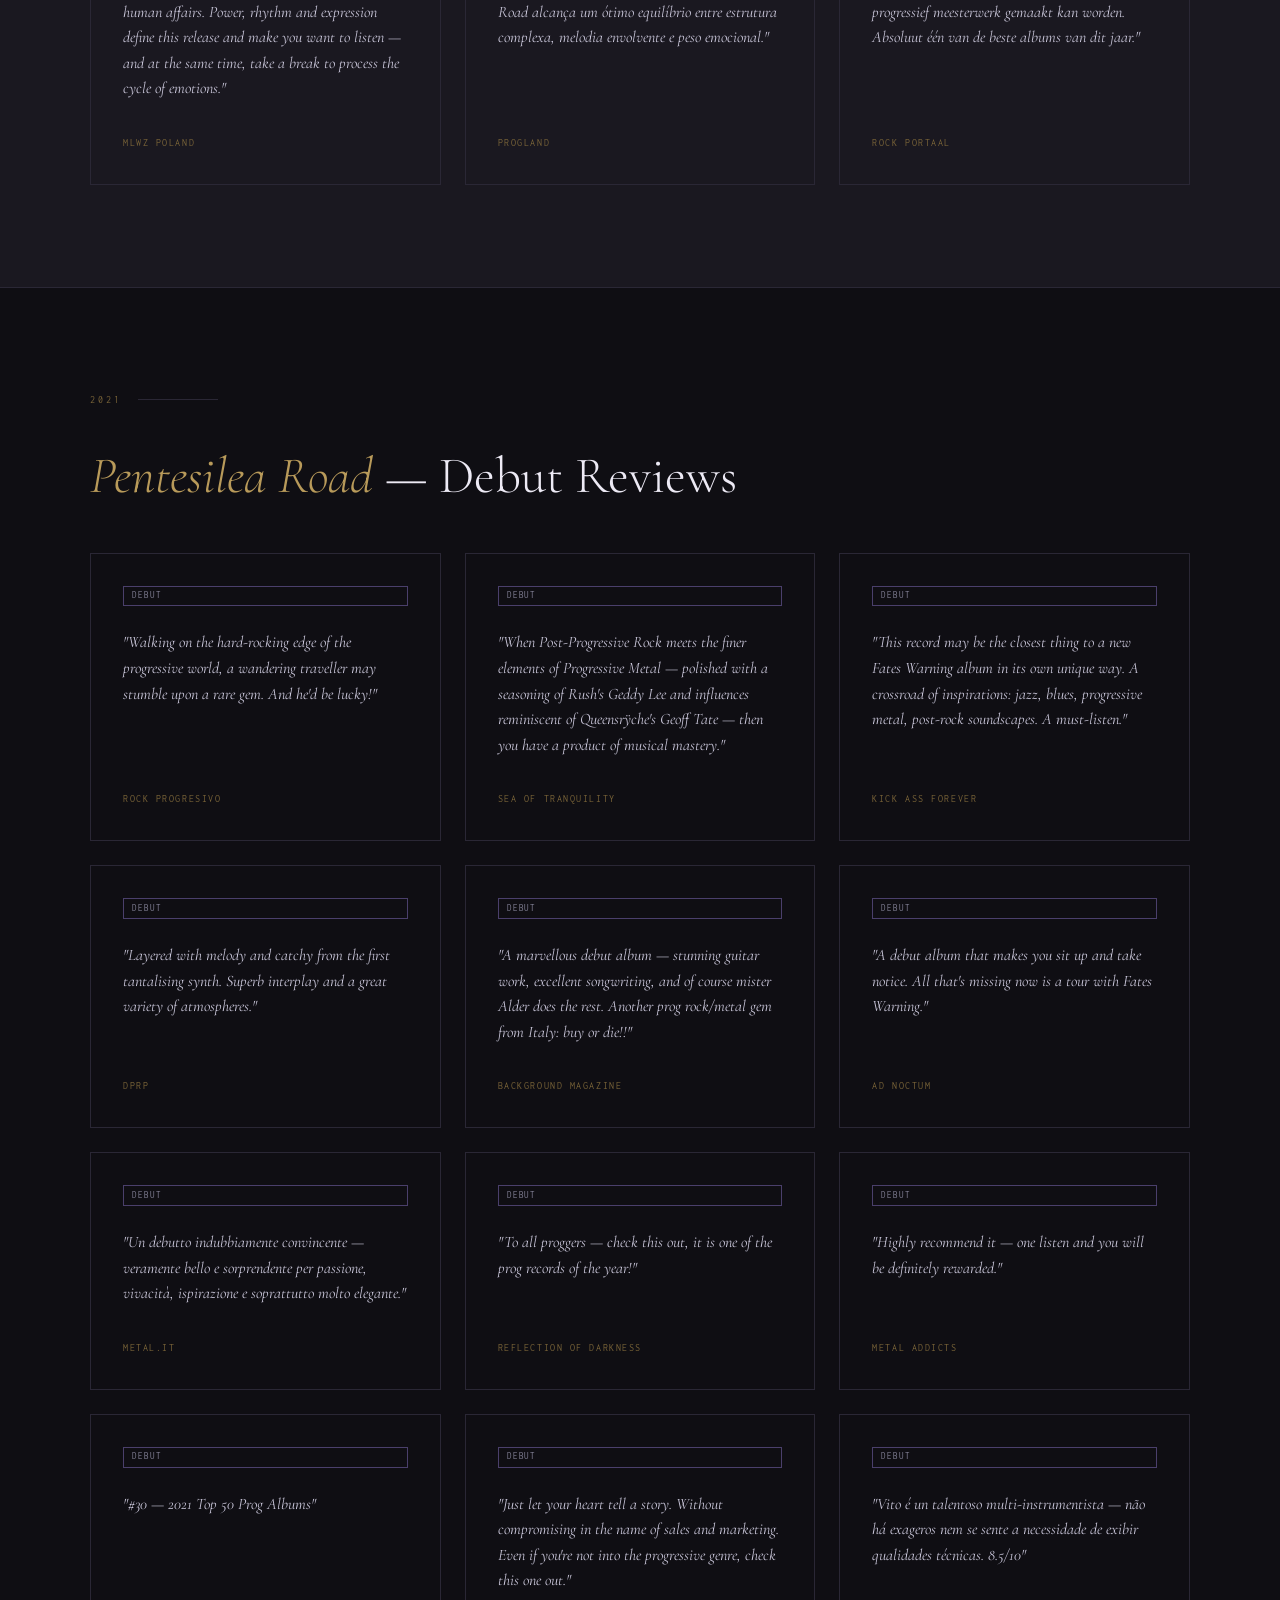
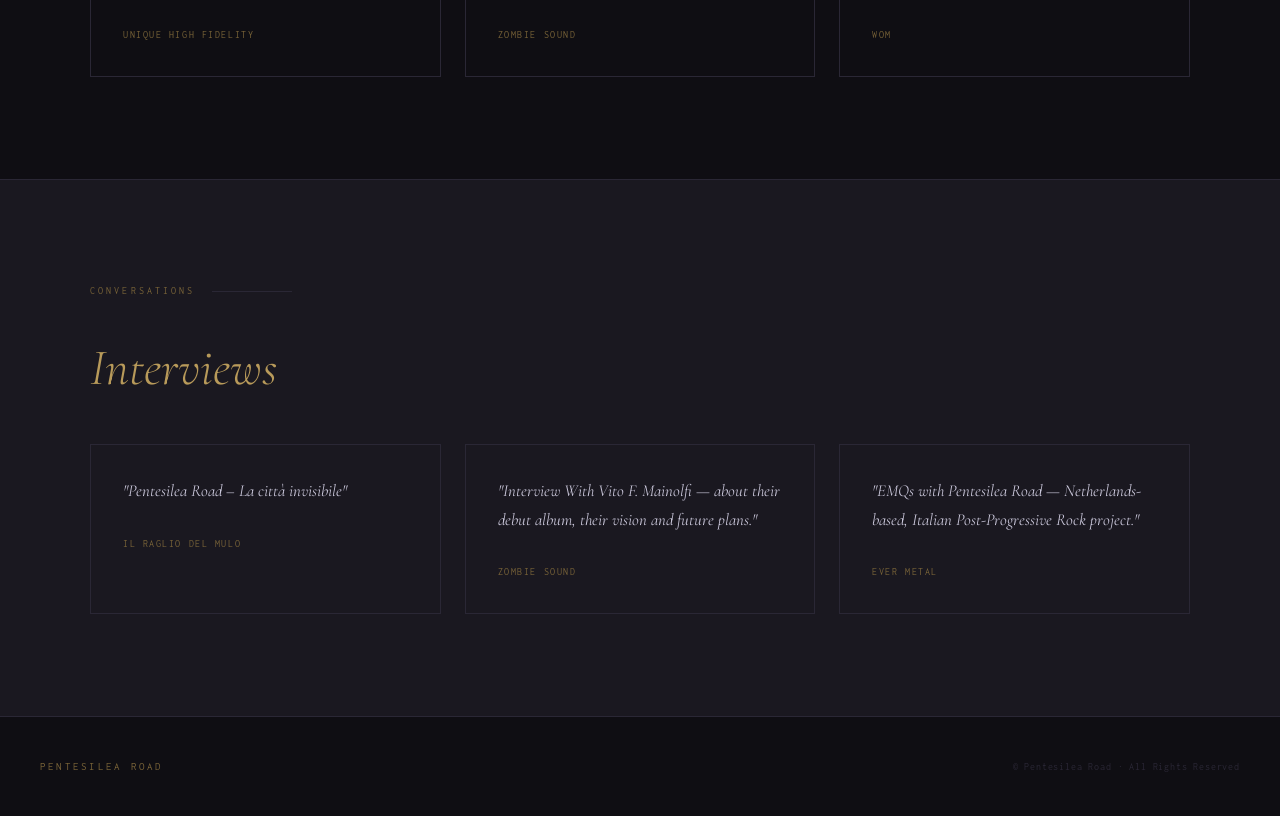
<file: reviews.html>
<!DOCTYPE html>
<html lang="en">
<head>
  <meta charset="UTF-8" />
  <meta name="viewport" content="width=device-width, initial-scale=1.0" />
  <meta name="description" content="Reviews and interviews for Pentesilea Road — DPRP, Progarchives, Rock Report, Sea of Tranquility and more." />
  <title>Pentesilea Road — Reviews &amp; Interviews</title>
  <link rel="preconnect" href="https://fonts.googleapis.com" />
  <link rel="preconnect" href="https://fonts.gstatic.com" crossorigin />
  <link href="https://fonts.googleapis.com/css2?family=Cormorant+Garamond:ital,wght@0,300;0,400;0,600;1,300;1,400&family=Inconsolata:wght@300;400&display=swap" rel="stylesheet" />
  <link rel="stylesheet" href="style.css" />
  <style>
    .album-filter {
      display: flex; gap: .75rem; flex-wrap: wrap; margin-bottom: 2.5rem;
    }
    .filter-btn {
      font-family: var(--mono); font-size: .65rem; letter-spacing: .15em;
      text-transform: uppercase; padding: .45rem 1.1rem;
      border: 1px solid var(--ghost); color: var(--silver);
      background: transparent; cursor: pointer; transition: all .2s;
    }
    .filter-btn.active, .filter-btn:hover {
      border-color: var(--gold-dim); color: var(--gold);
      background: rgba(184,154,90,.05);
    }
    .album-badge {
      font-family: var(--mono); font-size: .58rem; letter-spacing: .1em;
      text-transform: uppercase; padding: .1rem .5rem;
      border: 1px solid; display: inline-block; margin-bottom: .5rem;
    }
    .badge-sftd { border-color: var(--gold-dim); color: var(--gold-dim); }
    .badge-debut { border-color: var(--accent); color: var(--silver); }

    .interviews-grid {
      display: grid; grid-template-columns: repeat(auto-fill, minmax(300px, 1fr));
      gap: 1.5rem; margin-top: 3rem;
    }
    .interview-card {
      border: 1px solid var(--ghost); padding: 2rem;
      display: flex; flex-direction: column; gap: .8rem;
      transition: border-color .2s;
    }
    .interview-card:hover { border-color: var(--gold-dim); }
    .interview-title { font-size: 1.05rem; color: var(--pale); font-style: italic; }
    .interview-source { font-family: var(--mono); font-size: .65rem; letter-spacing: .15em; text-transform: uppercase; color: var(--gold-dim); }
  </style>
</head>
<body>

  <nav>
    <a class="nav-logo" href="index.html">Pentesilea Road</a>
    <ul class="nav-links">
      <li><a href="index.html">Home</a></li>
      <li><a href="sonnets.html">Sonnets</a></li>
      <li><a href="reviews.html" class="active">Reviews</a></li>
      <li><a href="nudge.html">The Nudge Unit</a></li>
      <li><a href="index.html#connect">Connect</a></li>
    </ul>
  </nav>

  <div class="page-header">
    <div class="section-inner">
      <p class="section-label">Press</p>
      <h1>Reviews &amp; <em>Interviews</em></h1>
    </div>
  </div>

  <!-- SONNETS REVIEWS -->
  <section style="background: var(--mist);">
    <div class="section-inner">
      <p class="section-label">2025</p>
      <h2><em>Sonnets from the Drowsiness</em> — Reviews</h2>

      <div class="reviews-grid">

        <div class="review-card">
          <span class="album-badge badge-sftd">Sonnets</span>
          <p class="review-quote">"An ABSOLUTE masterpiece, just like the first one! Over 100 minutes of awesome prog rock/metal. References: Vanden Plas, Everon, Subsignal, Fates Warning. This will end up high in my year list for sure."</p>
          <a class="review-source" href="https://www.rockreport.be/albums/pentesilea-road-sonnets-from-the-drowsiness" target="_blank" rel="noopener">Rock Report</a>
        </div>

        <div class="review-card">
          <span class="album-badge badge-sftd">Sonnets</span>
          <p class="review-quote">"Topklasse, pure topklasse."</p>
          <a class="review-source" href="https://www.musika.be/2025/12/08/pentesilea-road-sonnets-from-the-drowsiness/" target="_blank" rel="noopener">Musika</a>
        </div>

        <div class="review-card">
          <span class="album-badge badge-sftd">Sonnets</span>
          <p class="review-quote">"Say no more and push the play button! 10/10"</p>
          <a class="review-source" href="https://petesrocknewsandviews.com/pentesilea-road-sonnets-from-the-drowsiness/" target="_blank" rel="noopener">Pete's Rock News and Views</a>
        </div>

        <div class="review-card">
          <span class="album-badge badge-sftd">Sonnets</span>
          <p class="review-quote">"The band's second album is the kind of record that spares no ambition."</p>
          <a class="review-source" href="https://www.progarchives.com/Review.asp?id=3221754" target="_blank" rel="noopener">Progarchives</a>
        </div>

        <div class="review-card">
          <span class="album-badge badge-sftd">Sonnets</span>
          <p class="review-quote">"A prog feast — ambitious, melodic, and crafted with care. The diversity and wideness are tremendous and executed with grace. Pentesilea Road have carved out their own niche, and it's well worth the ride."</p>
          <a class="review-source" href="https://www.headbangerslifestyle.com/music/reviews/review-pentesilea-road-sonnets-from-the-drowsiness/" target="_blank" rel="noopener">Headbangers Lifestyle</a>
        </div>

        <div class="review-card">
          <span class="album-badge badge-sftd">Sonnets</span>
          <p class="review-quote">"A mature and well-crafted work that confirms Pentesilea Road's place in contemporary progressive rock. Compositions that challenge the listener to discover new aspects with each listen."</p>
          <a class="review-source" href="https://rockoverdose.gr/portfolio-view/pentesilea-road-sonnets-from-the-drowsiness/" target="_blank" rel="noopener">Rock Overdose</a>
        </div>

        <div class="review-card">
          <span class="album-badge badge-sftd">Sonnets</span>
          <p class="review-quote">"An overall very good release — 8/10. I never found any songs that can be labelled as fillers. This album found its way to my ears many times and I enjoyed every spin."</p>
          <a class="review-source" href="https://www.dprp.net/reviews/2025/029#pentesilea-road" target="_blank" rel="noopener">DPRP (8/10)</a>
        </div>

        <div class="review-card">
          <span class="album-badge badge-sftd">Sonnets</span>
          <p class="review-quote">"A descent, almost medical, into the lyricism of drowsiness and clouded consciousness. Pentesilea Road deliver their most mature and cerebrally hard work to date."</p>
          <a class="review-source" href="https://rockandroll.gr" target="_blank" rel="noopener">Rock and Roll GR</a>
        </div>

        <div class="review-card">
          <span class="album-badge badge-sftd">Sonnets</span>
          <p class="review-quote">"En un género obsesionado con la complejidad, Sonnets from the Drowsiness nos recuerda que las progresiones más profundas suelen estar en el interior."</p>
          <a class="review-source" href="http://www.eltemplariodelmetal.com/2025/07/critica-pentesilea-road-sonnets-from.html" target="_blank" rel="noopener">El Templario del Metal</a>
        </div>

        <div class="review-card">
          <span class="album-badge badge-sftd">Sonnets</span>
          <p class="review-quote">"Full of extremely intelligent observations about human affairs. Power, rhythm and expression define this release and make you want to listen — and at the same time, take a break to process the cycle of emotions."</p>
          <a class="review-source" href="https://mlwz.pl/recenzje/plyty/27908-pentesilea-road-sonnets-from-the-drowsiness" target="_blank" rel="noopener">MLWZ Poland</a>
        </div>

        <div class="review-card">
          <span class="album-badge badge-sftd">Sonnets</span>
          <p class="review-quote">"Com 'Sonnets from the Drowsiness', a Pentesilea Road alcança um ótimo equilíbrio entre estrutura complexa, melodia envolvente e peso emocional."</p>
          <a class="review-source" href="https://tinyurl.com/3b2fv23e" target="_blank" rel="noopener">Progland</a>
        </div>

        <div class="review-card">
          <span class="album-badge badge-sftd">Sonnets</span>
          <p class="review-quote">"De band laat horen dat ze weten hoe een progressief meesterwerk gemaakt kan worden. Absoluut één van de beste albums van dit jaar."</p>
          <p class="review-source">Rock Portaal</p>
        </div>

      </div>
    </div>
  </section>

  <hr class="divider" />

  <!-- DEBUT REVIEWS -->
  <section>
    <div class="section-inner">
      <p class="section-label">2021</p>
      <h2><em>Pentesilea Road</em> — Debut Reviews</h2>

      <div class="reviews-grid">

        <div class="review-card">
          <span class="album-badge badge-debut">Debut</span>
          <p class="review-quote">"Walking on the hard-rocking edge of the progressive world, a wandering traveller may stumble upon a rare gem. And he'd be lucky!"</p>
          <a class="review-source" href="https://www.musicarockprogresivo.wordpress.com/2021/11/30/pentesilea-road-pentesilea-road-album-review/" target="_blank" rel="noopener">Rock Progresivo</a>
        </div>

        <div class="review-card">
          <span class="album-badge badge-debut">Debut</span>
          <p class="review-quote">"When Post-Progressive Rock meets the finer elements of Progressive Metal — polished with a seasoning of Rush's Geddy Lee and influences reminiscent of Queensrÿche's Geoff Tate — then you have a product of musical mastery."</p>
          <a class="review-source" href="https://www.seaoftranquility.org/reviews.php?op=showcontent&id=22905" target="_blank" rel="noopener">Sea of Tranquility</a>
        </div>

        <div class="review-card">
          <span class="album-badge badge-debut">Debut</span>
          <p class="review-quote">"This record may be the closest thing to a new Fates Warning album in its own unique way. A crossroad of inspirations: jazz, blues, progressive metal, post-rock soundscapes. A must-listen."</p>
          <a class="review-source" href="https://kickassforever.com/pentesilea-road-progressive-metal-italy-album-review-of-pentesilea-road-self-released-on-february-26-2021/" target="_blank" rel="noopener">Kick Ass Forever</a>
        </div>

        <div class="review-card">
          <span class="album-badge badge-debut">Debut</span>
          <p class="review-quote">"Layered with melody and catchy from the first tantalising synth. Superb interplay and a great variety of atmospheres."</p>
          <a class="review-source" href="https://www.dprp.net/reviews/2021/117#pentesilea-road" target="_blank" rel="noopener">DPRP</a>
        </div>

        <div class="review-card">
          <span class="album-badge badge-debut">Debut</span>
          <p class="review-quote">"A marvellous debut album — stunning guitar work, excellent songwriting, and of course mister Alder does the rest. Another prog rock/metal gem from Italy: buy or die!!"</p>
          <a class="review-source" href="https://www.backgroundmagazine.nl/CDreviews/PentesileaRoadPentesileaRoad.html" target="_blank" rel="noopener">Background Magazine</a>
        </div>

        <div class="review-card">
          <span class="album-badge badge-debut">Debut</span>
          <p class="review-quote">"A debut album that makes you sit up and take notice. All that's missing now is a tour with Fates Warning."</p>
          <a class="review-source" href="http://www.adnoctum.de/reviews/tontr%C3%A4ger/o-z/" target="_blank" rel="noopener">Ad Noctum</a>
        </div>

        <div class="review-card">
          <span class="album-badge badge-debut">Debut</span>
          <p class="review-quote">"Un debutto indubbiamente convincente — veramente bello e sorprendente per passione, vivacità, ispirazione e soprattutto molto elegante."</p>
          <a class="review-source" href="https://www.metal.it/album.aspx/43328/pentesilea-road-pentesilea-road/" target="_blank" rel="noopener">Metal.it</a>
        </div>

        <div class="review-card">
          <span class="album-badge badge-debut">Debut</span>
          <p class="review-quote">"To all proggers — check this out, it is one of the prog records of the year!"</p>
          <a class="review-source" href="https://www.reflectionsofdarkness.com/review-flash/21000-cd-review-pentesilea-road-pentesilea-road" target="_blank" rel="noopener">Reflection of Darkness</a>
        </div>

        <div class="review-card">
          <span class="album-badge badge-debut">Debut</span>
          <p class="review-quote">"Highly recommend it — one listen and you will be definitely rewarded."</p>
          <a class="review-source" href="https://metaladdicts.com/pentesilea-road-pentesilea-road-review/" target="_blank" rel="noopener">Metal Addicts</a>
        </div>

        <div class="review-card">
          <span class="album-badge badge-debut">Debut</span>
          <p class="review-quote">"#30 — 2021 Top 50 Prog Albums"</p>
          <a class="review-source" href="https://uniquehighfidelity.wixsite.com/denimandleather/post/2021-top-50-prog-albums" target="_blank" rel="noopener">Unique High Fidelity</a>
        </div>

        <div class="review-card">
          <span class="album-badge badge-debut">Debut</span>
          <p class="review-quote">"Just let your heart tell a story. Without compromising in the name of sales and marketing. Even if you're not into the progressive genre, check this one out."</p>
          <a class="review-source" href="https://www.zombiesound.com/blog/pentesilea-road-shades-of-the-night" target="_blank" rel="noopener">Zombie Sound</a>
        </div>

        <div class="review-card">
          <span class="album-badge badge-debut">Debut</span>
          <p class="review-quote">"Vito é un talentoso multi-instrumentista — não há exageros nem se sente a necessidade de exibir qualidades técnicas. 8.5/10"</p>
          <a class="review-source" href="https://worldofmetalmag.com/wom-reviews-zayn-eastern-high-messier-16-airbag-pentesilea-road-threads-wine-guardian/" target="_blank" rel="noopener">WOM</a>
        </div>

      </div>
    </div>
  </section>

  <hr class="divider" />

  <!-- INTERVIEWS -->
  <section style="background: var(--mist);">
    <div class="section-inner">
      <p class="section-label">Conversations</p>
      <h2><em>Interviews</em></h2>
      <div class="interviews-grid">

        <div class="interview-card">
          <p class="interview-title">"Pentesilea Road – La città invisibile"</p>
          <a class="review-source" href="https://ilragliodelmulo.com/2021/02/23/pentesilea-road-la-citta-invisibile/" target="_blank" rel="noopener">Il Raglio del Mulo</a>
        </div>

        <div class="interview-card">
          <p class="interview-title">"Interview With Vito F. Mainolfi — about their debut album, their vision and future plans."</p>
          <a class="review-source" href="https://www.zombiesound.com/blog/interview-with-vito-f-mainolfi-pentesilea-road" target="_blank" rel="noopener">Zombie Sound</a>
        </div>

        <div class="interview-card">
          <p class="interview-title">"EMQs with Pentesilea Road — Netherlands-based, Italian Post-Progressive Rock project."</p>
          <a class="review-source" href="https://www.ever-metal.com/2021/07/20/emqs-with-pentesilea-road/" target="_blank" rel="noopener">Ever Metal</a>
        </div>

      </div>
    </div>
  </section>

  <footer>
    <a class="nav-logo footer-logo" href="index.html">Pentesilea Road</a>
    <nav class="footer-links">
      <a href="index.html">Home</a>
      <a href="sonnets.html">Sonnets</a>
      <a href="reviews.html">Reviews</a>
      <a href="nudge.html">The Nudge Unit</a>
    </nav>
    <span class="footer-note">© Pentesilea Road · All Rights Reserved</span>
  </footer>

</body>
</html>
</file>
<file: style.css>
/* ── TOKENS ── */
:root {
  --ink:      #0a0a0c;
  --paper:    #0f0e13;
  --mist:     #1a1820;
  --ghost:    #2a2735;
  --silver:   #8c8aa0;
  --pale:     #c8c5d8;
  --white:    #edeaf5;
  --gold:     #b89a5a;
  --gold-dim: #7a6438;
  --accent:   #4a3f6b;
  --serif:    'Cormorant Garamond', Georgia, serif;
  --mono:     'Inconsolata', monospace;
  --gap: clamp(3rem, 8vw, 7rem);
}

/* ── RESET ── */
*, *::before, *::after { box-sizing: border-box; margin: 0; padding: 0; }
html { scroll-behavior: smooth; }
body {
  background: var(--paper);
  color: var(--pale);
  font-family: var(--serif);
  font-size: clamp(1rem, 1.1vw, 1.15rem);
  line-height: 1.7;
  -webkit-font-smoothing: antialiased;
}
img { display: block; max-width: 100%; }
a { color: var(--gold); text-decoration: none; transition: color .2s; }
a:hover { color: var(--white); }

/* ── NAV ── */
nav {
  position: fixed; top: 0; left: 0; right: 0; z-index: 100;
  display: flex; align-items: center; justify-content: space-between;
  padding: 1.2rem 2.5rem;
  background: linear-gradient(to bottom, rgba(10,10,12,.95) 0%, transparent 100%);
  backdrop-filter: blur(4px);
}
.nav-logo {
  font-family: var(--mono); font-size: .75rem;
  letter-spacing: .2em; text-transform: uppercase; color: var(--gold);
}
.nav-links { display: flex; gap: 2rem; list-style: none; }
.nav-links a {
  font-family: var(--mono); font-size: .7rem;
  letter-spacing: .15em; text-transform: uppercase; color: var(--silver);
}
.nav-links a:hover, .nav-links a.active { color: var(--white); }

/* ── PAGE HEADER ── */
.page-header {
  padding: 9rem 2.5rem 4rem;
  background: linear-gradient(to bottom, var(--ink) 0%, var(--paper) 100%);
  border-bottom: 1px solid var(--ghost);
}
.page-header .section-label {
  font-family: var(--mono); font-size: .65rem;
  letter-spacing: .3em; text-transform: uppercase;
  color: var(--gold-dim); margin-bottom: 1rem;
}
.page-header h1 {
  font-size: clamp(2.5rem, 6vw, 5rem);
  font-weight: 300; line-height: 1; color: var(--white);
}
.page-header h1 em { font-style: italic; color: var(--gold); }

/* ── SECTIONS ── */
section { padding: var(--gap) 2.5rem; }
.section-inner { max-width: 1100px; margin: 0 auto; }
.section-label {
  font-family: var(--mono); font-size: .65rem;
  letter-spacing: .3em; text-transform: uppercase;
  color: var(--gold-dim); margin-bottom: 2.5rem;
  display: flex; align-items: center; gap: 1rem;
}
.section-label::after {
  content: ''; flex: 1; max-width: 80px;
  height: 1px; background: var(--ghost);
}
h2 {
  font-size: clamp(2rem, 4vw, 3.2rem); font-weight: 300;
  line-height: 1.1; color: var(--white); margin-bottom: 1.5rem;
}
h2 em { font-style: italic; color: var(--gold); }
h3 { font-size: clamp(1.1rem, 1.6vw, 1.4rem); font-weight: 400; color: var(--pale); margin-bottom: .5rem; }
p { color: var(--silver); margin-bottom: 1rem; }
p:last-child { margin-bottom: 0; }
.divider { border: none; border-top: 1px solid var(--ghost); margin: 0; }

/* ── BUTTONS ── */
.btn {
  display: inline-block; padding: .7rem 1.8rem;
  font-family: var(--mono); font-size: .7rem;
  letter-spacing: .15em; text-transform: uppercase;
  border: 1px solid; transition: background .2s, color .2s, border-color .2s;
}
.btn-primary { background: var(--gold); border-color: var(--gold); color: var(--ink); }
.btn-primary:hover { background: var(--white); border-color: var(--white); color: var(--ink); }
.btn-ghost { background: transparent; border-color: var(--ghost); color: var(--silver); }
.btn-ghost:hover { border-color: var(--pale); color: var(--white); }

/* ── REVIEW CARDS ── */
.reviews-grid {
  display: grid;
  grid-template-columns: repeat(auto-fill, minmax(320px, 1fr));
  gap: 1.5rem; margin-top: 3rem;
}
.review-card {
  border: 1px solid var(--ghost); padding: 2rem;
  display: flex; flex-direction: column; gap: 1rem;
  transition: border-color .2s;
}
.review-card:hover { border-color: var(--accent); }
.review-quote { font-style: italic; color: var(--pale); font-size: 1rem; line-height: 1.6; flex: 1; }
.review-source { font-family: var(--mono); font-size: .65rem; letter-spacing: .15em; text-transform: uppercase; color: var(--gold-dim); }

/* ── VIDEO GRID ── */
.videos-grid {
  display: grid;
  grid-template-columns: repeat(auto-fill, minmax(300px, 1fr));
  gap: 1.5rem; margin-top: 3rem;
}
.video-wrap { position: relative; padding-bottom: 56.25%; background: var(--ink); }
.video-wrap iframe { position: absolute; inset: 0; width: 100%; height: 100%; border: 0; }

/* ── CONNECT ── */
.connect-grid {
  display: grid;
  grid-template-columns: repeat(auto-fill, minmax(180px, 1fr));
  gap: 1rem; margin-top: 3rem;
}
.connect-link {
  display: flex; align-items: center; justify-content: center;
  padding: 1.2rem; border: 1px solid var(--ghost);
  font-family: var(--mono); font-size: .7rem;
  letter-spacing: .12em; text-transform: uppercase;
  color: var(--silver); transition: border-color .2s, color .2s, background .2s; text-align: center;
}
.connect-link:hover { border-color: var(--gold-dim); color: var(--gold); background: rgba(184,154,90,.05); }

/* ── FOOTER ── */
footer {
  padding: 2.5rem;
  display: flex; align-items: center; justify-content: space-between;
  flex-wrap: wrap; gap: 1rem;
  border-top: 1px solid var(--ghost);
}
.footer-logo { font-family: var(--mono); font-size: .7rem; letter-spacing: .2em; text-transform: uppercase; color: var(--gold-dim); }
.footer-links { display: flex; gap: 1.5rem; }
.footer-links a { font-family: var(--mono); font-size: .65rem; letter-spacing: .1em; text-transform: uppercase; color: var(--ghost); }
.footer-links a:hover { color: var(--silver); }
.footer-note { font-family: var(--mono); font-size: .65rem; color: var(--ghost); letter-spacing: .08em; }

/* ── RESPONSIVE ── */
@media (max-width: 768px) {
  nav { padding: 1rem 1.2rem; }
  .nav-links { display: none; }
  section, .page-header { padding-left: 1.2rem; padding-right: 1.2rem; }
  footer { flex-direction: column; align-items: flex-start; }
}
@media (prefers-reduced-motion: reduce) { * { transition: none !important; } }
</file>
